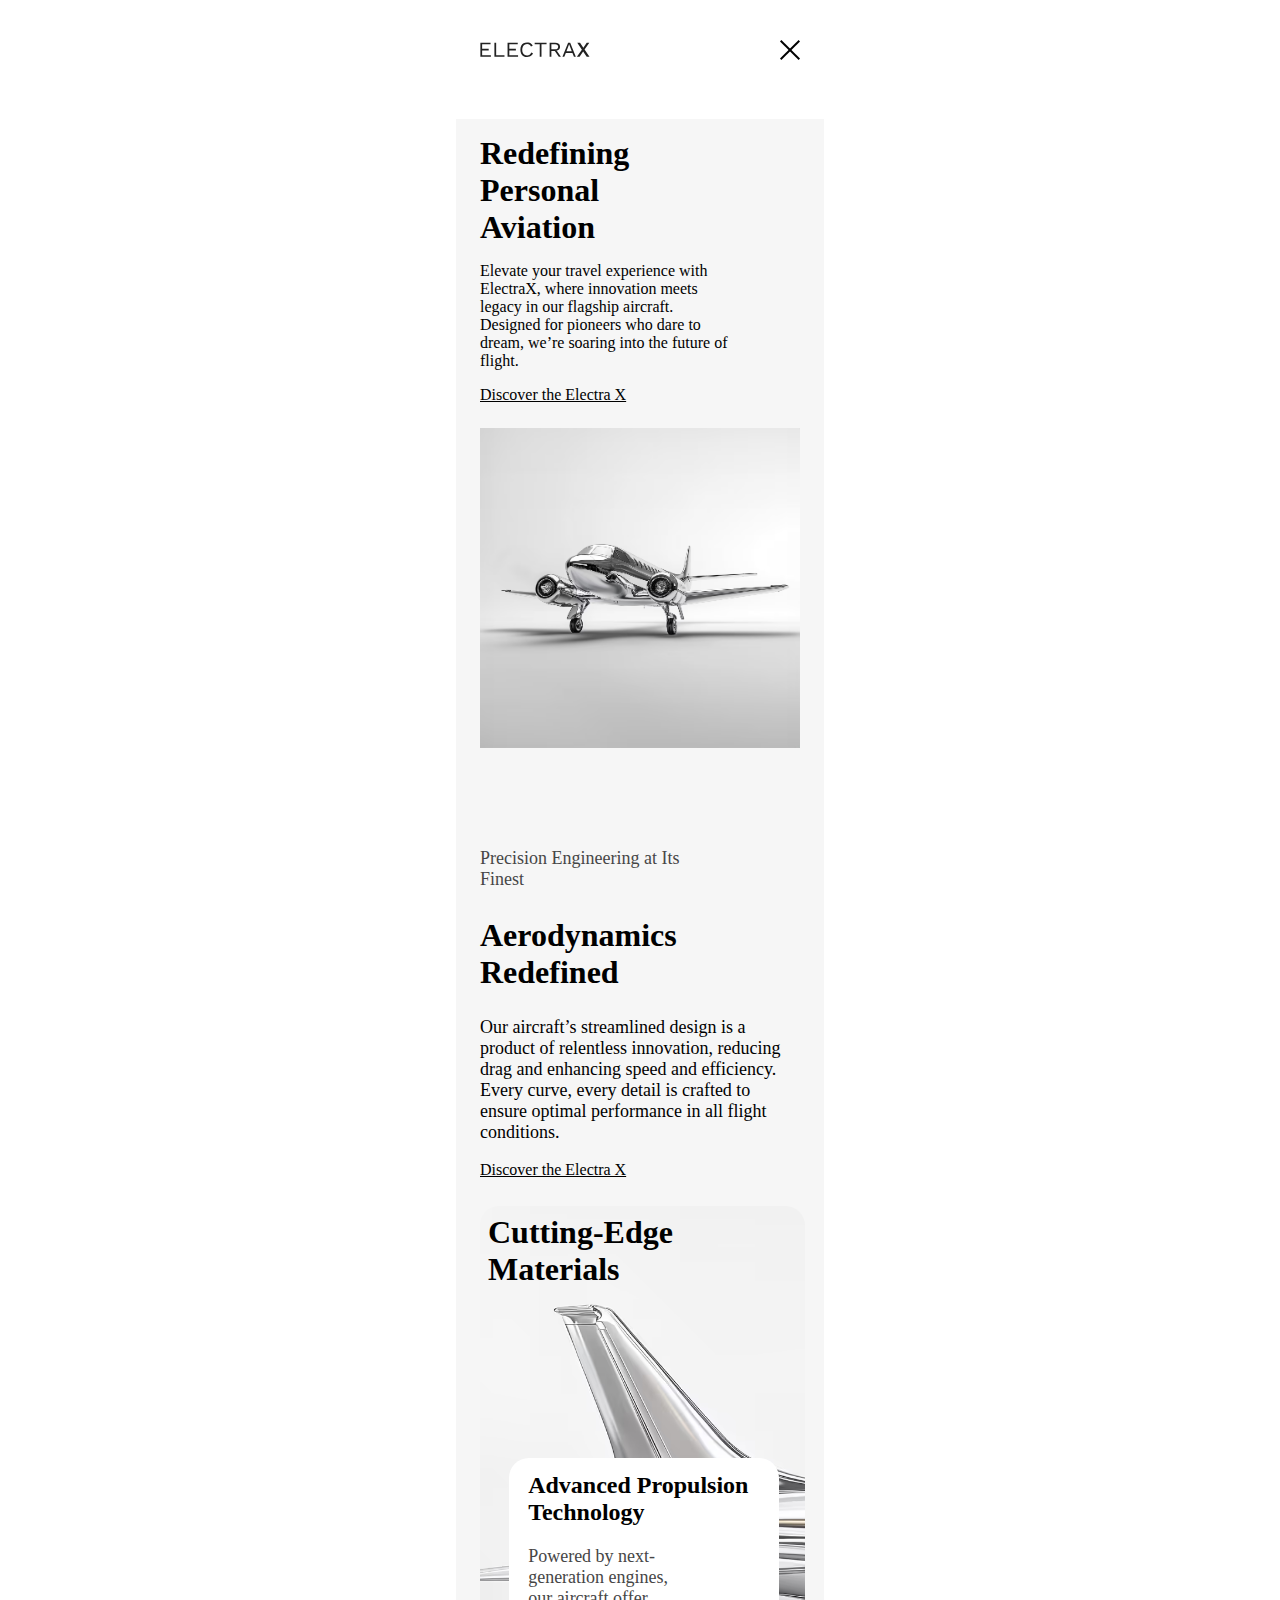
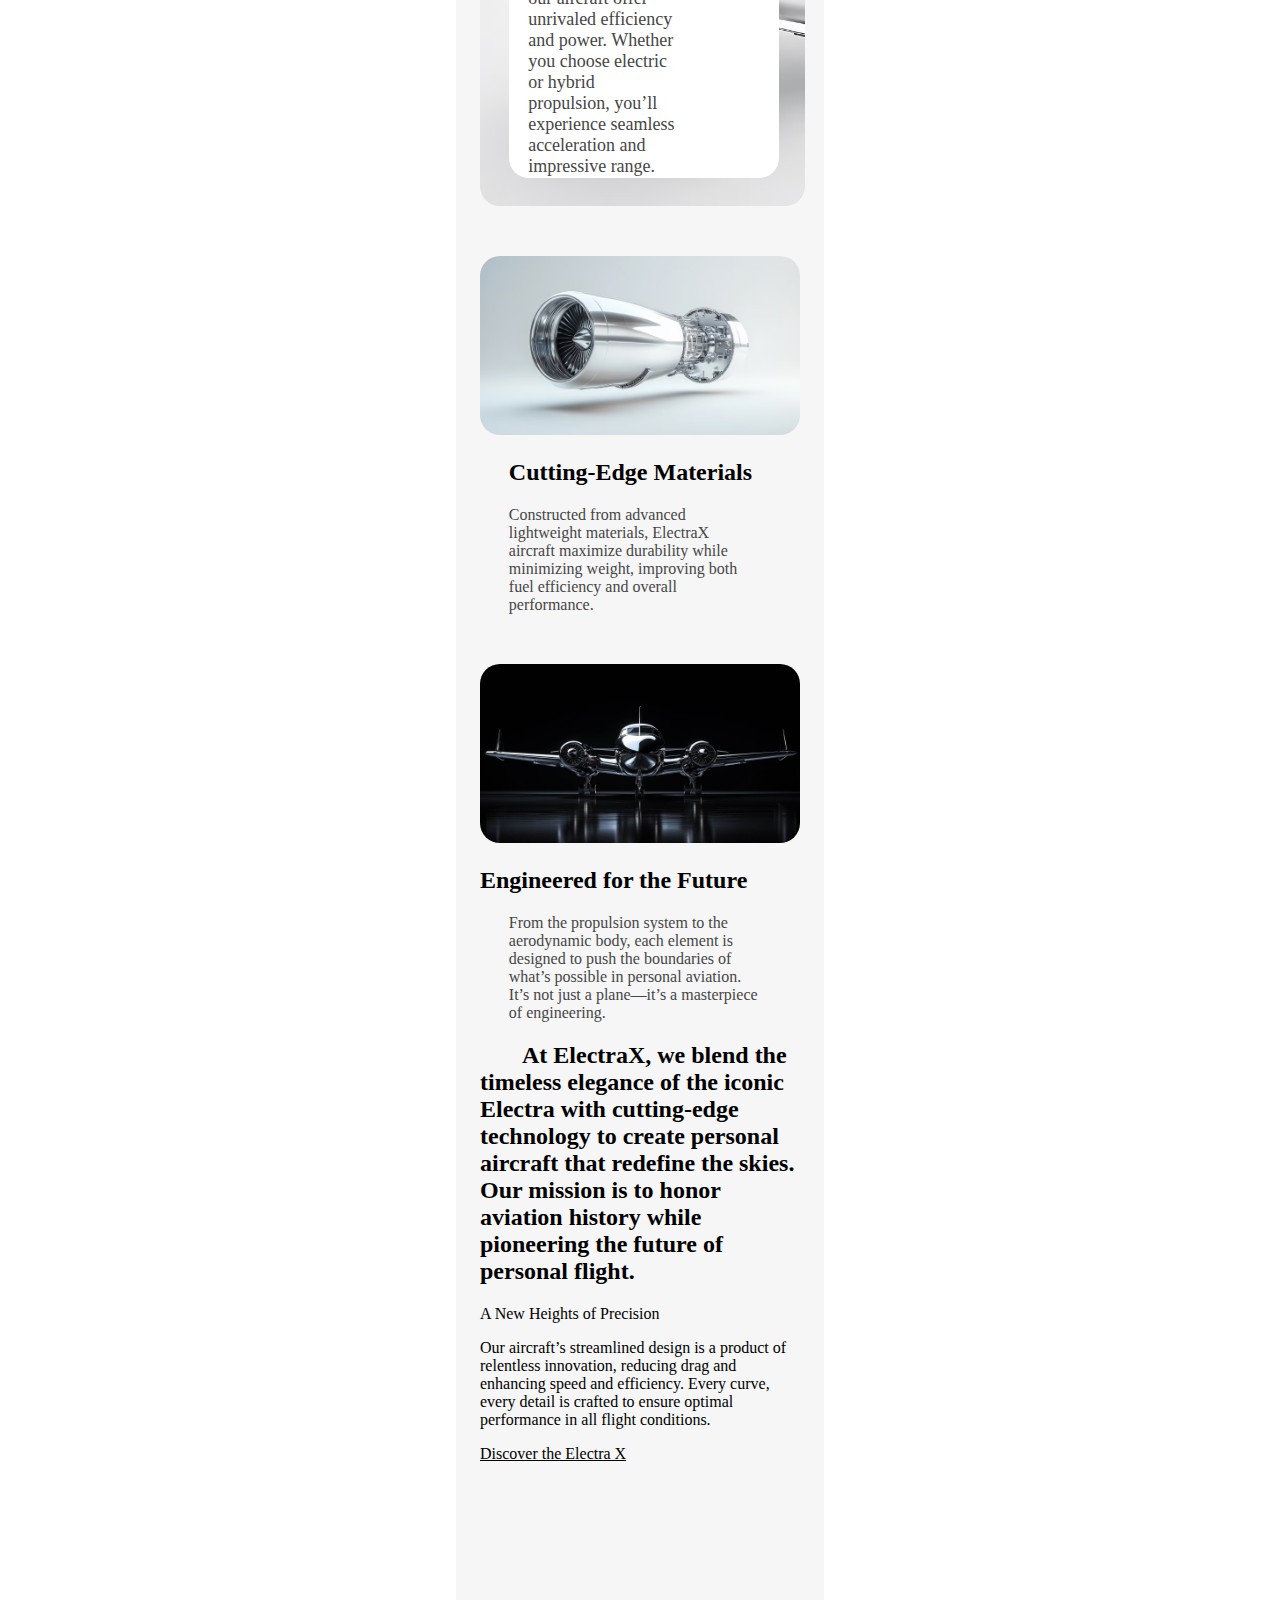
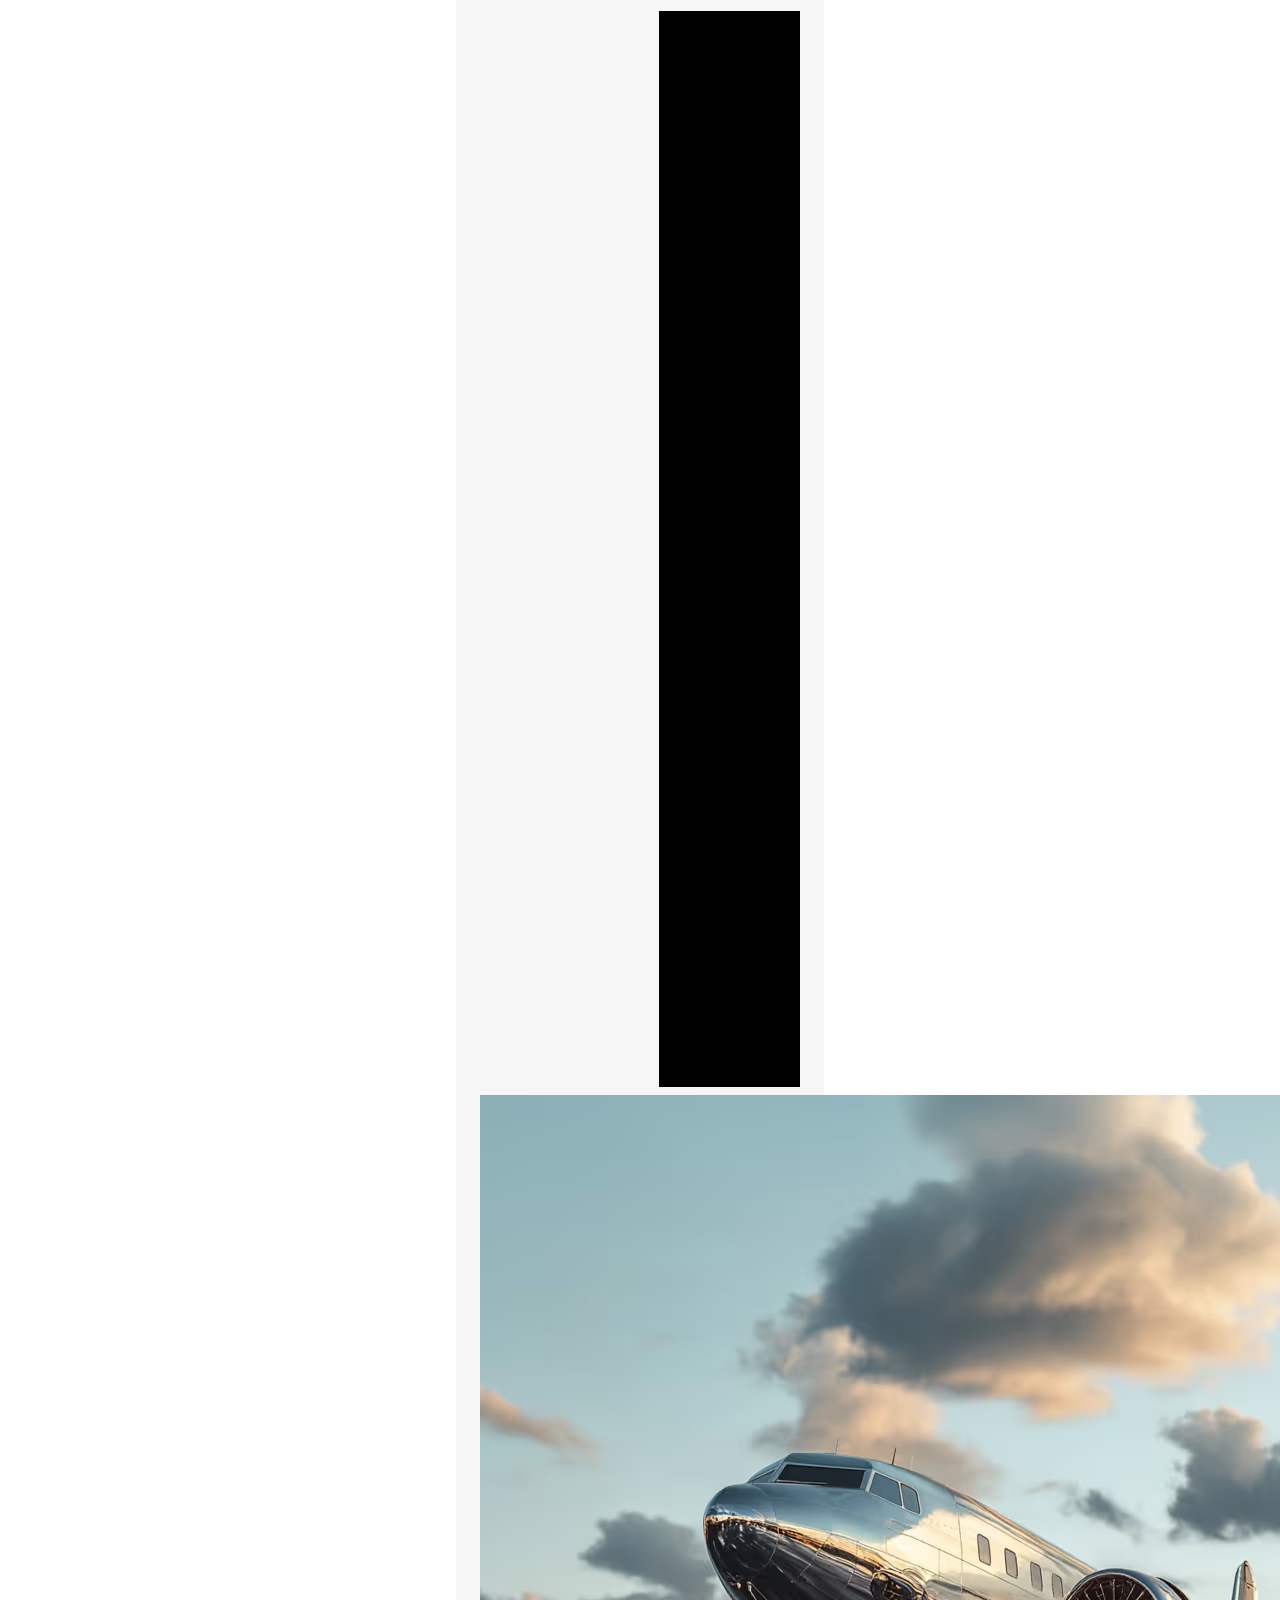
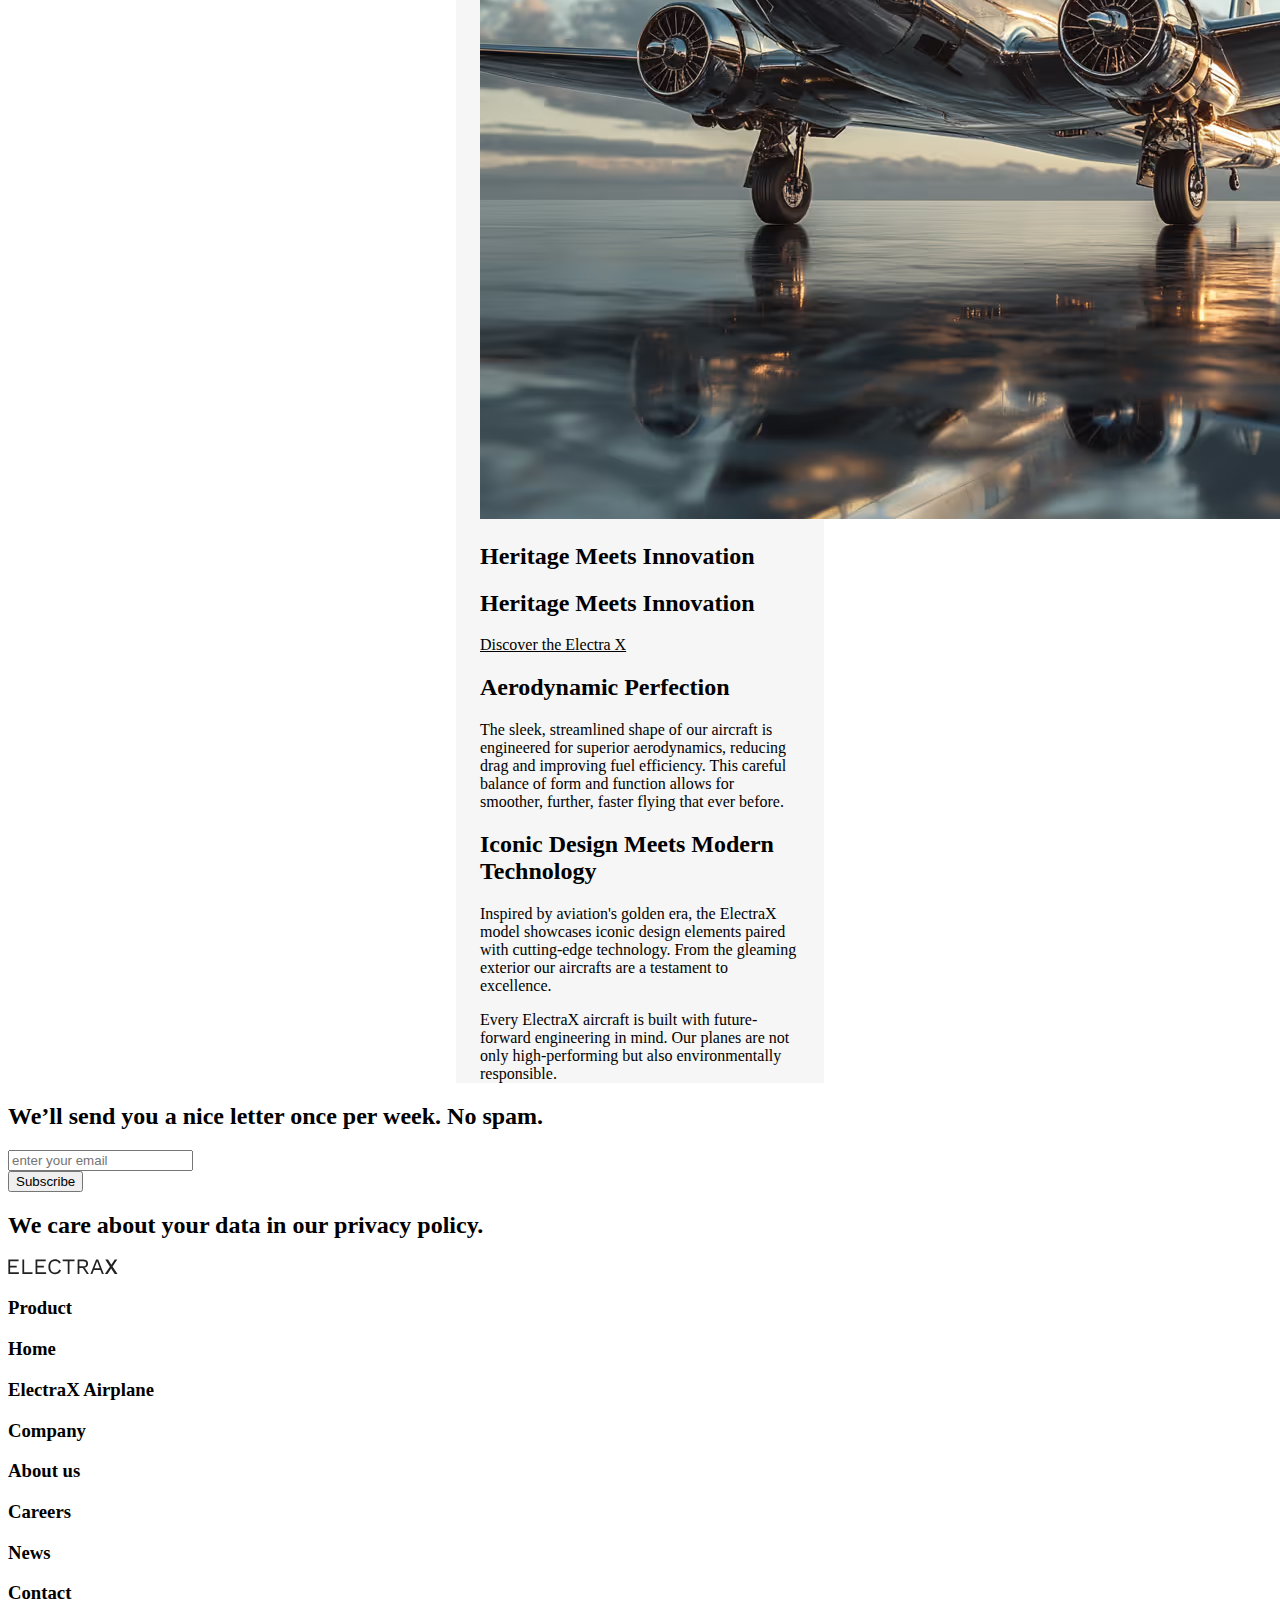
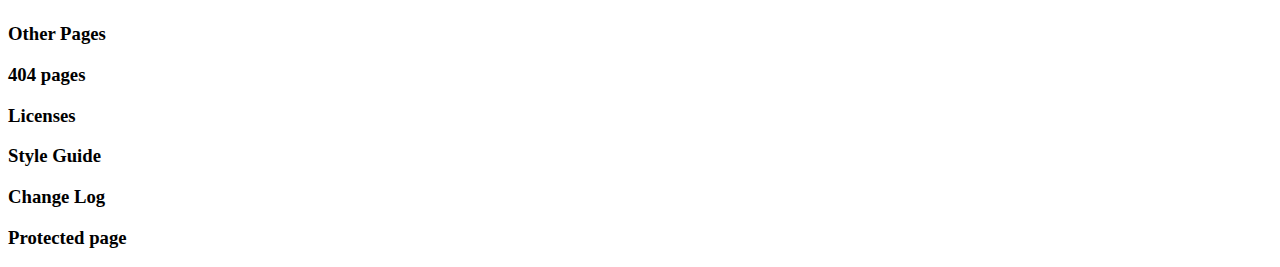
<file: index.html>
<!DOCTYPE html>
<html lang="en">

<head>
    <meta charset="UTF-8">
    <meta name="viewport" content="width=device-width, initial-scale=1.0">
    <title>ELECTRAX</title>
    <link rel="stylesheet" href="style.css">
</head>

<body>
    <nav class="navbar">
        <img src="./assets/images/670033cb2ea0b817b77c608f_ElectraX Logo.svg" alt="" class="logo">
        <img class="burger" src="./assets/images/nav.svg" alt="">
    </nav>
    <main class="mainbar">
        <h2 class="redefinder">Redefining Personal Aviation</h2>
        <p class="def">Elevate your travel experience with ElectraX, where innovation meets legacy in our flagship
            aircraft. Designed for pioneers who dare to dream, we’re soaring into the future of flight.</p>
        <a href="#" class="first">Discover the Electra X</a>
        <img src="./assets/images/plan1.avif" alt="" class="plan1">
        <div class="def2">Precision Engineering at Its Finest</div>
        <h2 class="aer">Aerodynamics Redefined</h2>
        <p class="def3">Our aircraft’s streamlined design is a product of relentless innovation, reducing drag and
            enhancing speed and efficiency. Every curve, every detail is crafted to ensure optimal performance in all
            flight conditions.</p>
        <a href="#" class="second">Discover the Electra X</a>
        <div class="back">
            <h2 class="cut">Cutting-Edge Materials</h2>
            <div class="whit">
                <h2 class="advance">Advanced Propulsion Technology</h2>
                <p class="def4">Powered by next-generation engines, our aircraft offer unrivaled efficiency and power.
                    Whether you choose electric or hybrid propulsion, you’ll experience seamless acceleration and
                    impressive range.</p>
            </div>
        </div>
        <div class="card">
            <img src="./assets/images/engine 2 wide.avif" class="engine" alt="">
            <h2 class="mat">Cutting-Edge Materials</h2>
            <p class="def5">Constructed from advanced lightweight materials, ElectraX aircraft maximize durability
                while minimizing weight, improving both fuel efficiency and overall performance.</p>
        </div>
        <div class="card2">
            <img src="./assets/images/plane black background.avif" class="black" alt="">
            <h2 class="mat1">Engineered for the Future</h2>
            <p class="def5">From the propulsion system to the aerodynamic body, each element is designed to push the
                boundaries of what’s possible in personal aviation. It’s not just a plane—it’s a masterpiece of
                engineering.</p>
        </div>

        <div class="main2">
            <h2 class="def6">       At ElectraX, we blend the timeless elegance of the iconic Electra with cutting-edge
                technology to create personal aircraft that redefine the skies. Our mission is to honor aviation history
                while pioneering the future of personal flight.</h2>
        </div>
        <div class="new">A New Heights of Precision</div>
        <p class="def7">Our aircraft’s streamlined design is a product of relentless innovation, reducing drag and
            enhancing speed and efficiency. Every curve, every detail is crafted to ensure optimal performance in all
            flight conditions.</p>
        <a href="#" class="second">Discover the Electra X</a>
        <marquee class="imgs" behavior="scroll" direction="left" scrollamount="15">
            <img class="list" src="./assets/images/engine black.avif"   alt="">
            <img class="list" src="./assets/images/plane dark 2 cropped.avif" alt="">
            <img class="list" src="./assets/images/engine 3 wide.avif" alt="">
        </marquee>
        <img src="./assets/images/67002cc9371b19f4f7407d33_full plane on beach 1.5.avif" alt="" class="fullplan">
        <h2 class="Heritage">Heritage Meets Innovation</h2>
        <h2 class="innovation">Heritage Meets Innovation</h2>
        <a href="#" class="second">Discover the Electra X</a>
        <h2 class="perfection">Aerodynamic Perfection</h2>
        <p class="sleek">The sleek, streamlined shape of our aircraft is engineered for superior aerodynamics, reducing drag and improving fuel efficiency. This careful balance of form and function allows for smoother, further, faster flying that ever before.</p>
        <h2 class="perfection1">Iconic Design Meets Modern Technology</h2>
        <p class="sleek">Inspired by aviation's golden era, the ElectraX model showcases iconic design elements paired with cutting-edge technology. From the gleaming exterior our aircrafts are a testament to excellence.</p>
        <div class="every">Every ElectraX aircraft is built with future-forward engineering in mind. Our planes are not only high-performing but also environmentally responsible.</div>
    </main>
    <footer class="footer">
        <h2 class="text">We’ll send you a nice letter once per week. No spam.</h2>
        <input class="searchbox" type="text" placeholder="enter your email">
        <br>
        <button class="sub">Subscribe</button>
        <h2 class="we">We care about your data in our privacy policy.</h2>
        <img src="./assets/images/670033cb2ea0b817b77c608f_ElectraX Logo.svg" alt="" class="logos">
        <h3 class="top">Product</h3>
        <h3 class="dwn">Home</h3>
        <h3 class="dwn1">ElectraX Airplane</h3>
        <h3 class="top">Company</h3>
        <h3 class="dwn">About us</h3>
        <h3 class="dwn">Careers</h3>
        <h3 class="dwn">News</h3>
        <h3 class="dwn1">Contact</h3>
        <h3 class="top">Other Pages</h3>
        <h3 class="dwn">404 pages</h3>
        <h3 class="dwn">Licenses</h3>
        <h3 class="dwn">Style Guide</h3>
        <h3 class="dwn">Change Log</h3>
        <h3 class="dwn1">Protected page</h3>
    </footer>

</body>

</html>
</file>
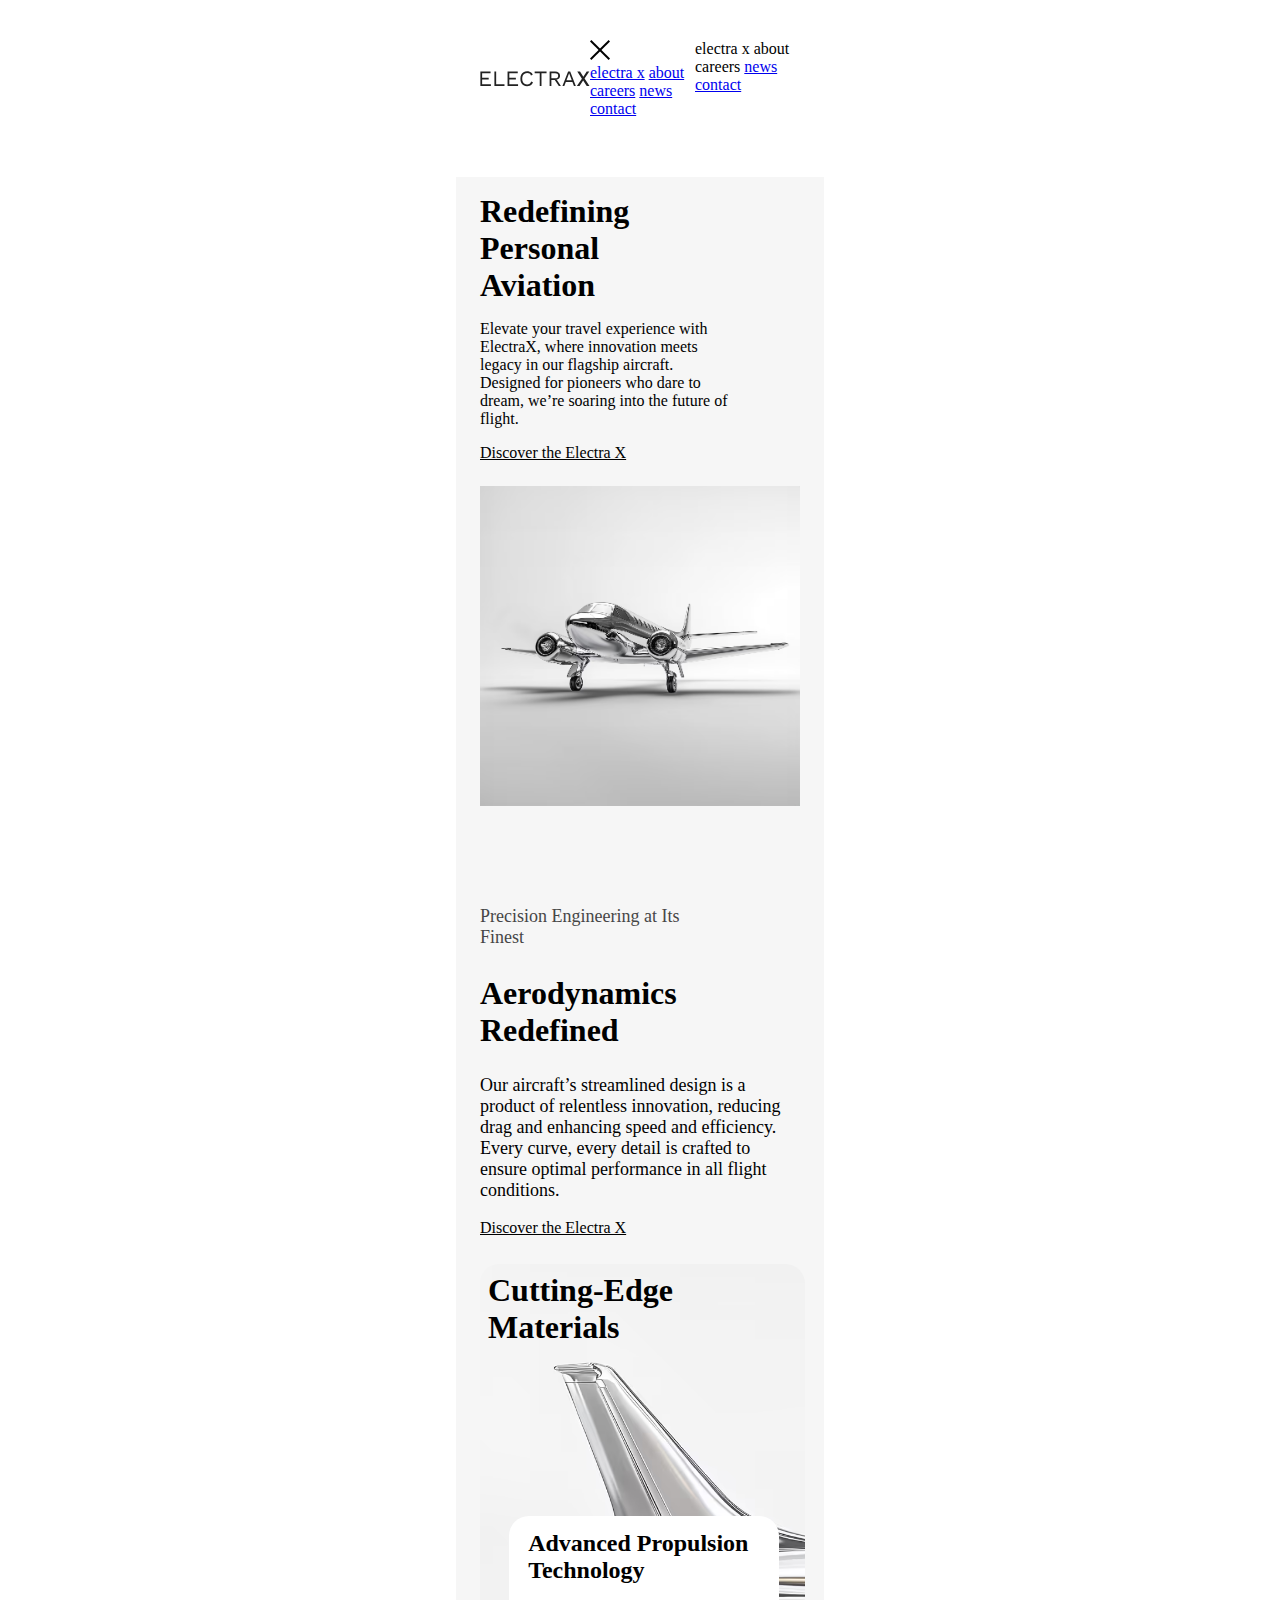
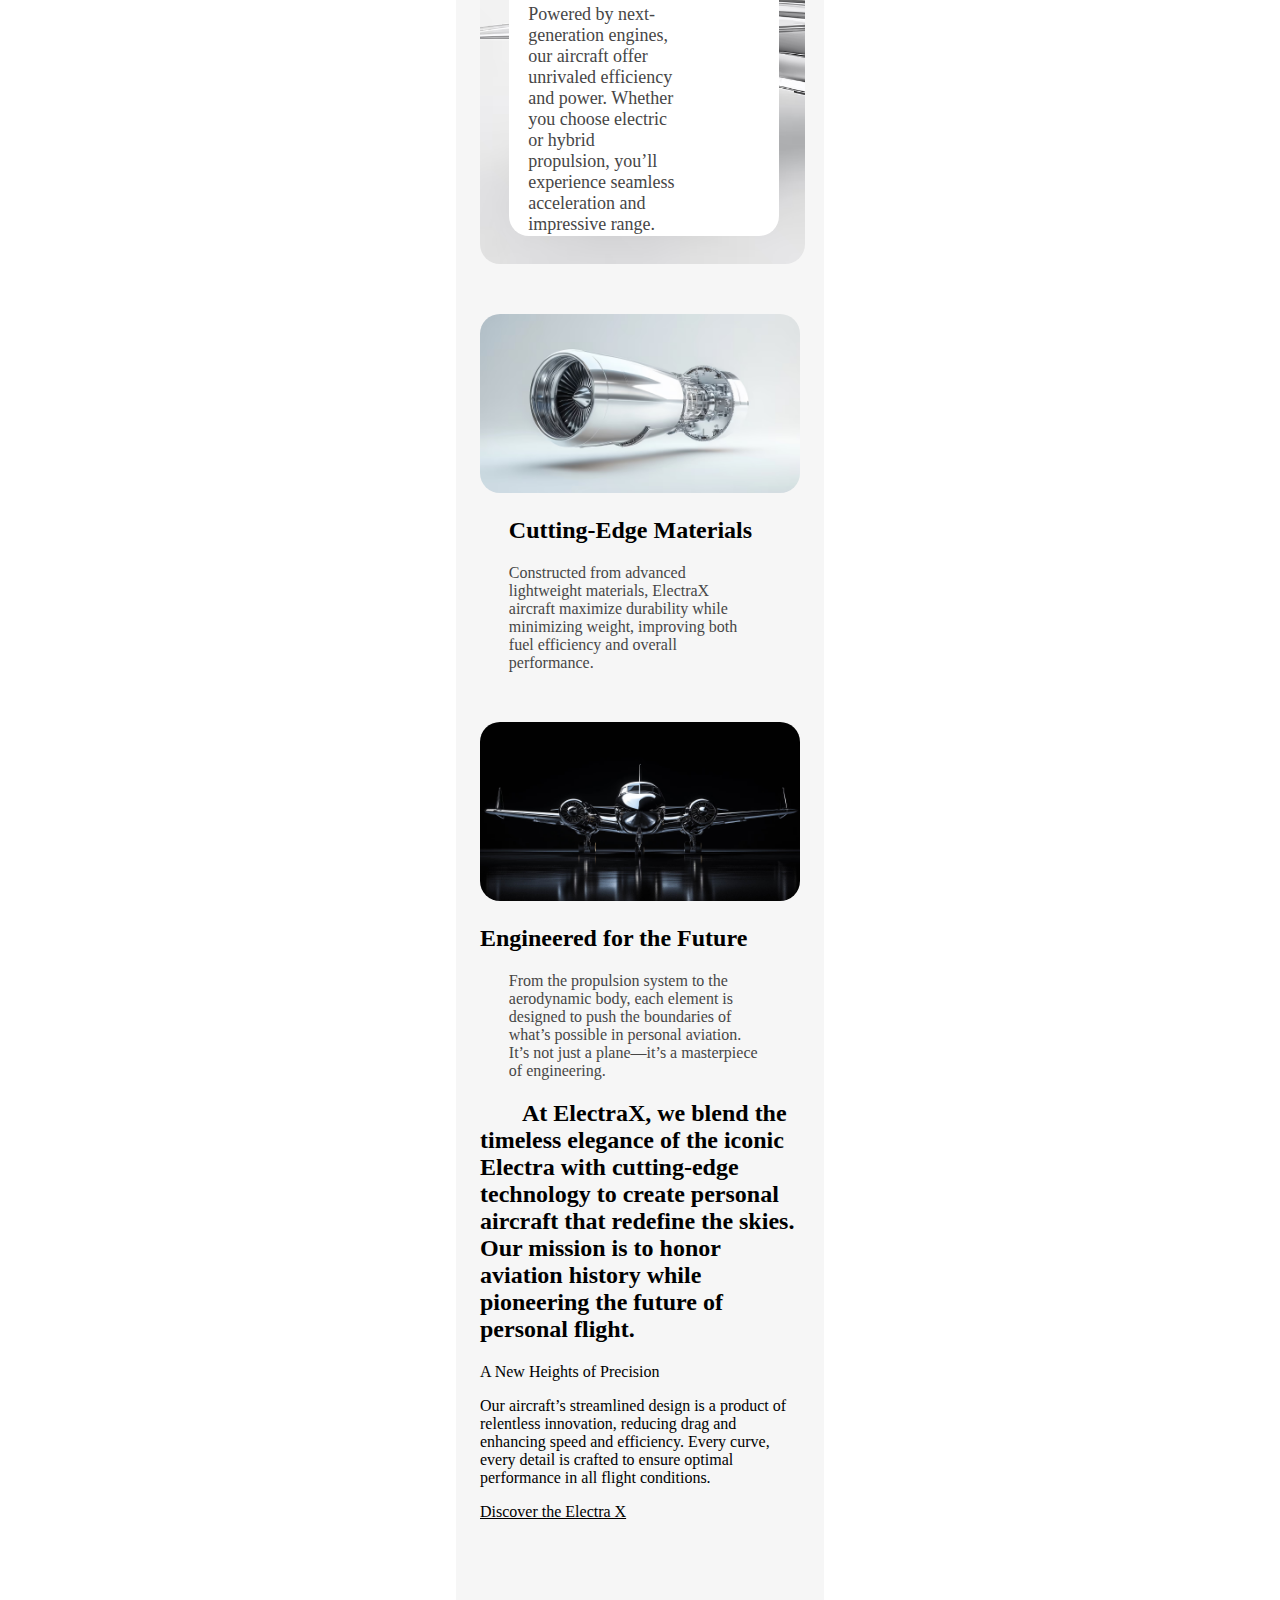
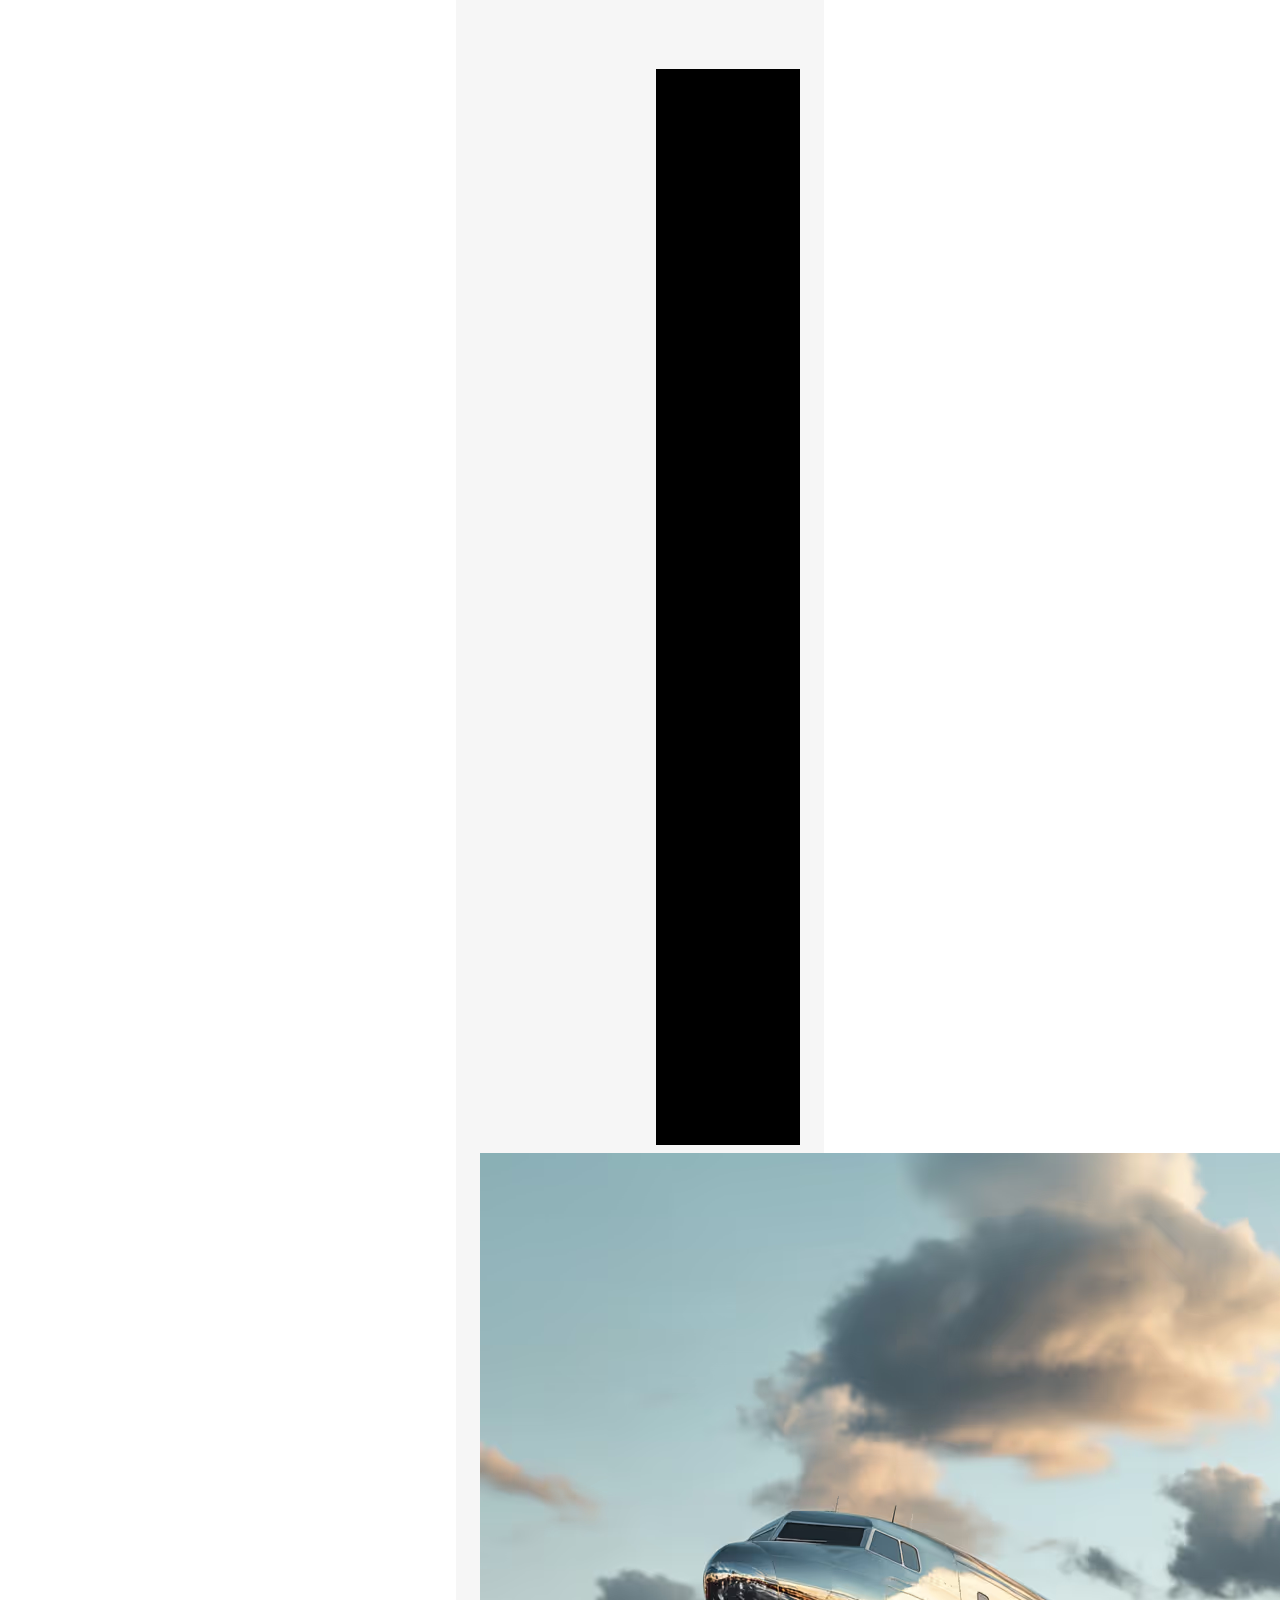
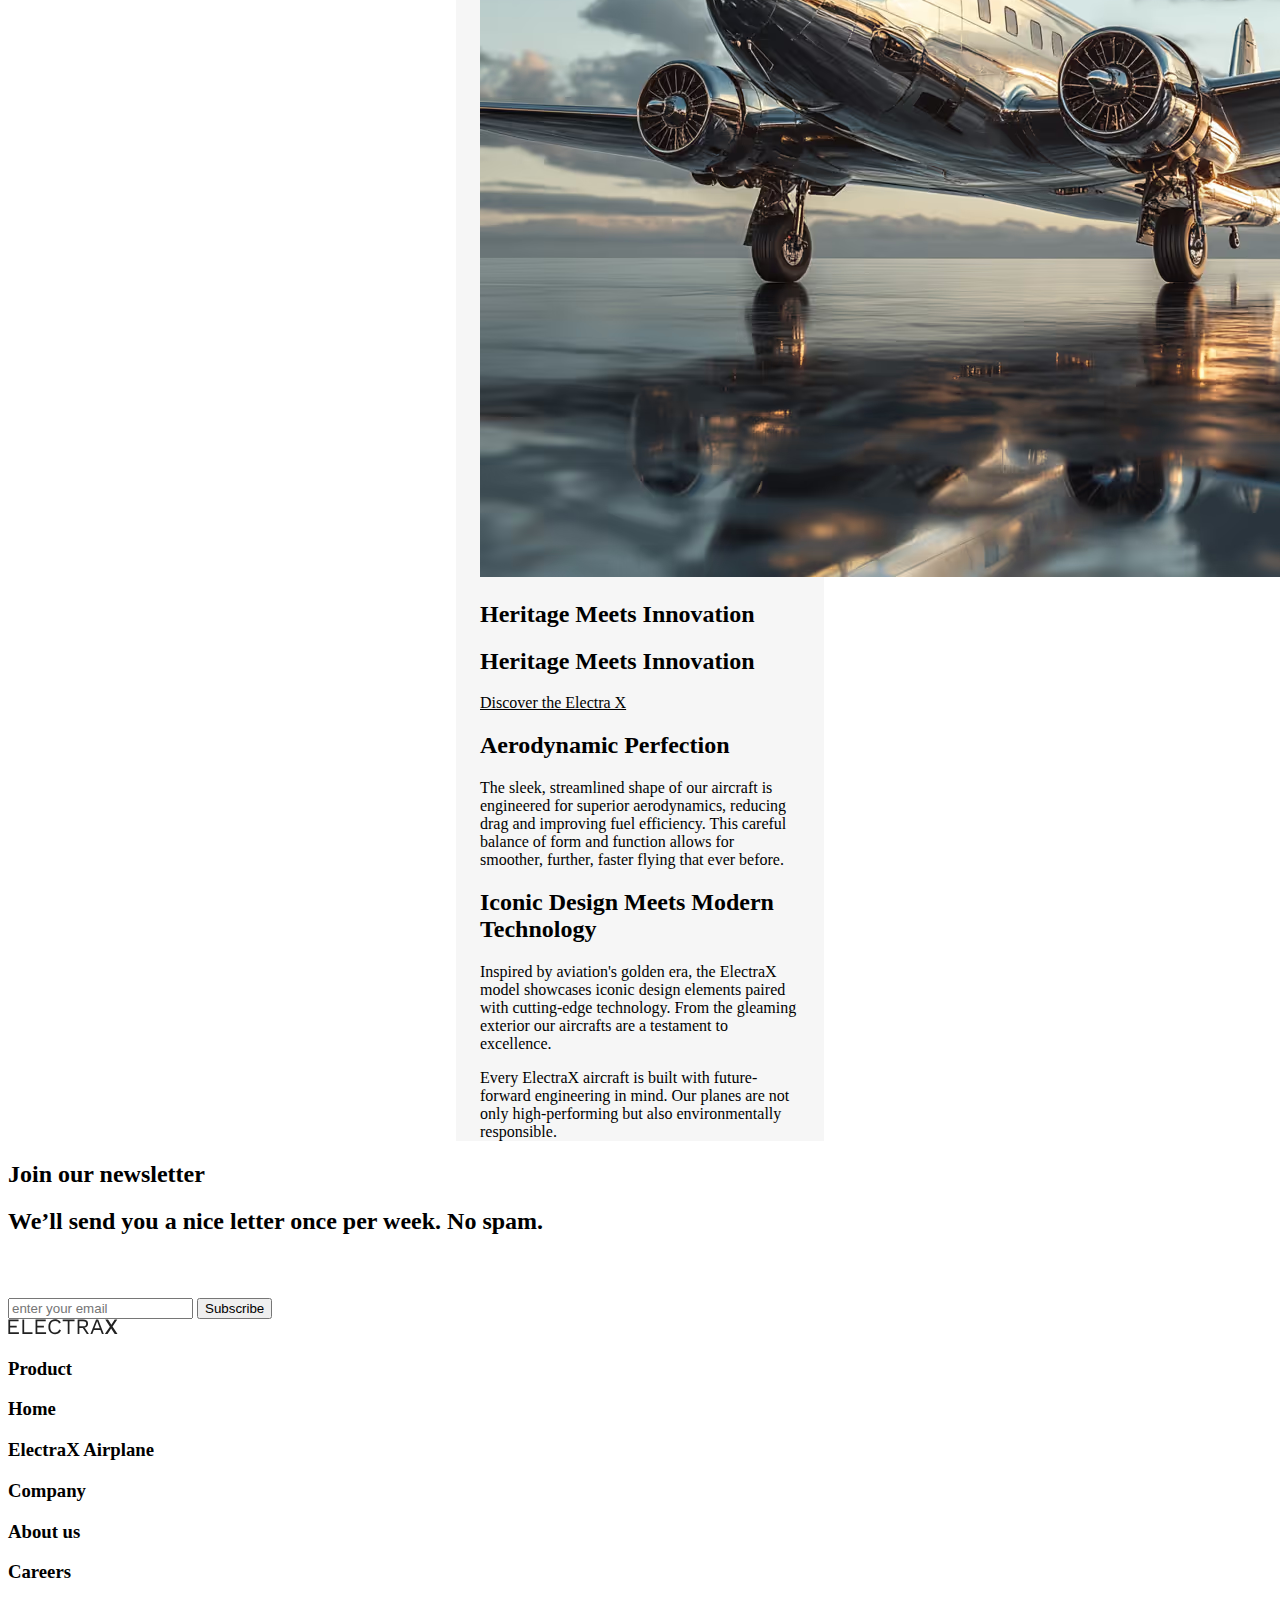
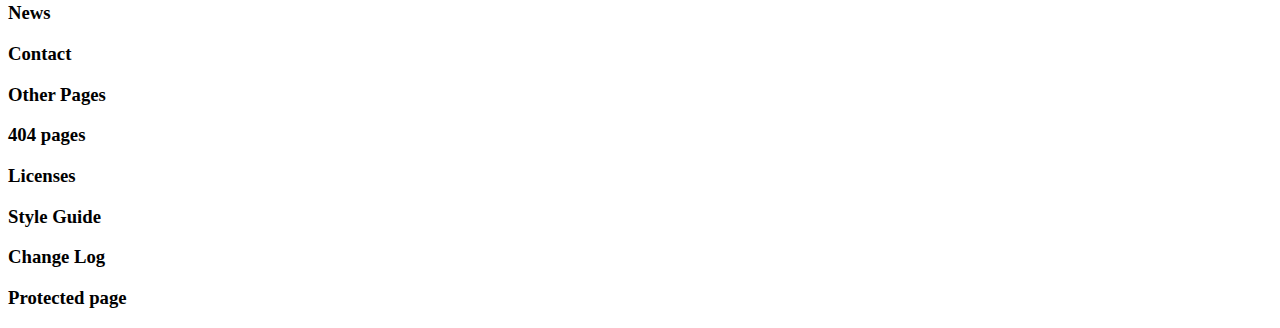
<file: electrax.html>
<!DOCTYPE html>
<html lang="en">

<head>
    <meta charset="UTF-8">
    <meta name="viewport" content="width=device-width, initial-scale=1.0">
    <title>ELECTRAX</title>
    <link rel="stylesheet" href="style.css">
</head>

<body>
    <nav class="navbar">
        <img src="./assets/images/670033cb2ea0b817b77c608f_ElectraX Logo.svg" alt="" class="logo">
        <div class="dropdown">
            <img class="dropbtn" src="./assets/images/nav.svg" alt="">
            <div class="dropdown-content">
                <a href="#">electra x</a>
                <a href="#">about</a>
                <a href="#">careers</a>
                <a href="./news.html">news</a>
                <a href="./contact.html">contact</a>
            </div>
        </div>
        <div class="med">
            <a>electra x</a>
            <a>about</a>
            <a>careers</a>
            <a href="./news.html">news</a>
            <a href="./contact.html">contact</a>
        </div>
    </nav>
    <main class="mainbar">
        <div class="flexx">
            <div>
                <h2 class="redefinder">Redefining Personal Aviation</h2>
                <p class="def">Elevate your travel experience with ElectraX, where innovation meets legacy in our
                    flagship
                    aircraft. Designed for pioneers who dare to dream, we’re soaring into the future of flight.</p>
                <a href="#" class="first">Discover the Electra X</a>
            </div>
            <img src="./assets/images/plan1.avif" alt="" class="plan1">
        </div>
        <div class="def2">Precision Engineering at Its Finest</div>
        <h2 class="aer">Aerodynamics Redefined</h2>
        <p class="def3">Our aircraft’s streamlined design is a product of relentless innovation, reducing drag and
            enhancing speed and efficiency. Every curve, every detail is crafted to ensure optimal performance in all
            flight conditions.</p>
        <a href="#" class="second">Discover the Electra X</a>
        <div class="cart">

           
            <div class="back">
                    <h2 class="cut">Cutting-Edge Materials</h2>
                    <div class="whit">
                    <h2 class="advance">Advanced Propulsion Technology</h2>
                    <p class="def4">Powered by next-generation engines, our aircraft offer unrivaled efficiency and
                        power.
                        Whether you choose electric or hybrid propulsion, you’ll experience seamless acceleration and
                        impressive range.</p>
                    </div>        
            </div>
            <div class="ee">   
                <div class="card">
                    <img src="./assets/images/engine 2 wide.avif" class="engine" alt="">
                    <h2 class="mat">Cutting-Edge Materials</h2>
                    <p class="def5">Constructed from advanced lightweight materials, ElectraX aircraft maximize durability
                    while minimizing weight, improving both fuel efficiency and overall performance.</p>
                </div>
                <div class="card2">
                    <img src="./assets/images/plane black background.avif" class="black" alt="">
                    <h2 class="mat1">Engineered for the Future</h2>
                    <p class="def5">From the propulsion system to the aerodynamic body, each element is designed to push the
                    boundaries of what’s possible in personal aviation. It’s not just a plane—it’s a masterpiece of
                    engineering.</p>
                </div>
            </div>   

        </div>

        <div class="main2">
            <h2 class="def6">       At ElectraX, we blend the timeless elegance of the iconic Electra with cutting-edge
                technology to create personal aircraft that redefine the skies. Our mission is to honor aviation history
                while pioneering the future of personal flight.</h2>
        </div>
        <div class="xx">
            <div>
                <div class="new">A New Heights of Precision</div>
            </div>
            <div>
                <p class="def7">Our aircraft’s streamlined design is a product of relentless innovation, reducing drag and
                enhancing speed and efficiency. Every curve, every detail is crafted to ensure optimal performance in all
                flight conditions.</p>
                <a href="#" class="second">Discover the Electra X</a>
            </div>
        </div>
        <marquee class="imgs" behavior="scroll" direction="left" scrollamount="15">
            <img class="list" src="./assets/images/engine black.avif" alt="">
            <img class="list" src="./assets/images/plane dark 2 cropped.avif" alt="">
            <img class="list" src="./assets/images/engine 3 wide.avif" alt="">
        </marquee>
        <div class="la">
            <div class="imm">
                <img src="./assets/images/67002cc9371b19f4f7407d33_full plane on beach 1.5.avif" alt="" class="fullplan">
            </div>
            <div class="aa">
                <h2 class="Heritage">Heritage Meets Innovation</h2>
                <h2 class="innovation">Heritage Meets Innovation</h2>
                <a href="#" class="second">Discover the Electra X</a>
                <h2 class="perfection">Aerodynamic Perfection</h2>
                <p class="sleek">The sleek, streamlined shape of our aircraft is engineered for superior aerodynamics, reducing
                drag and improving fuel efficiency. This careful balance of form and function allows for smoother, further,
                faster flying that ever before.</p>
                <h2 class="perfection1">Iconic Design Meets Modern Technology</h2>
                <p class="sleek">Inspired by aviation's golden era, the ElectraX model showcases iconic design elements paired
                with cutting-edge technology. From the gleaming exterior our aircrafts are a testament to excellence.</p>
                <div class="every">Every ElectraX aircraft is built with future-forward engineering in mind. Our planes are not
                only high-performing but also environmentally responsible.</div>
            </div>
        </div>
    </main>
    <footer class="footer">
        <div class="fle">
            <div>
                <h2 class="text">Join our newsletter</h2>
                <h2 class="we">We’ll send you a nice letter once per week. No spam.</h2>
            </div>
            <div style="margin-top: 5%;">
                <input class="searchbox" type="text" placeholder="enter your email">
                <button class="sub">Subscribe</button>
            </div>
        </div>
        <img src="./assets/images/670033cb2ea0b817b77c608f_ElectraX Logo.svg" alt="" class="logos">
        <h3 class="top">Product</h3>
        <h3 class="dwn">Home</h3>
        <h3 class="dwn1">ElectraX Airplane</h3>
        <h3 class="top">Company</h3>
        <h3 class="dwn">About us</h3>
        <h3 class="dwn">Careers</h3>
        <h3 class="dwn">News</h3>
        <h3 class="dwn1">Contact</h3>
        <h3 class="top">Other Pages</h3>
        <h3 class="dwn">404 pages</h3>
        <h3 class="dwn">Licenses</h3>
        <h3 class="dwn">Style Guide</h3>
        <h3 class="dwn">Change Log</h3>
        <h3 class="dwn1">Protected page</h3>
    </footer>

</body>

</html>
</file>
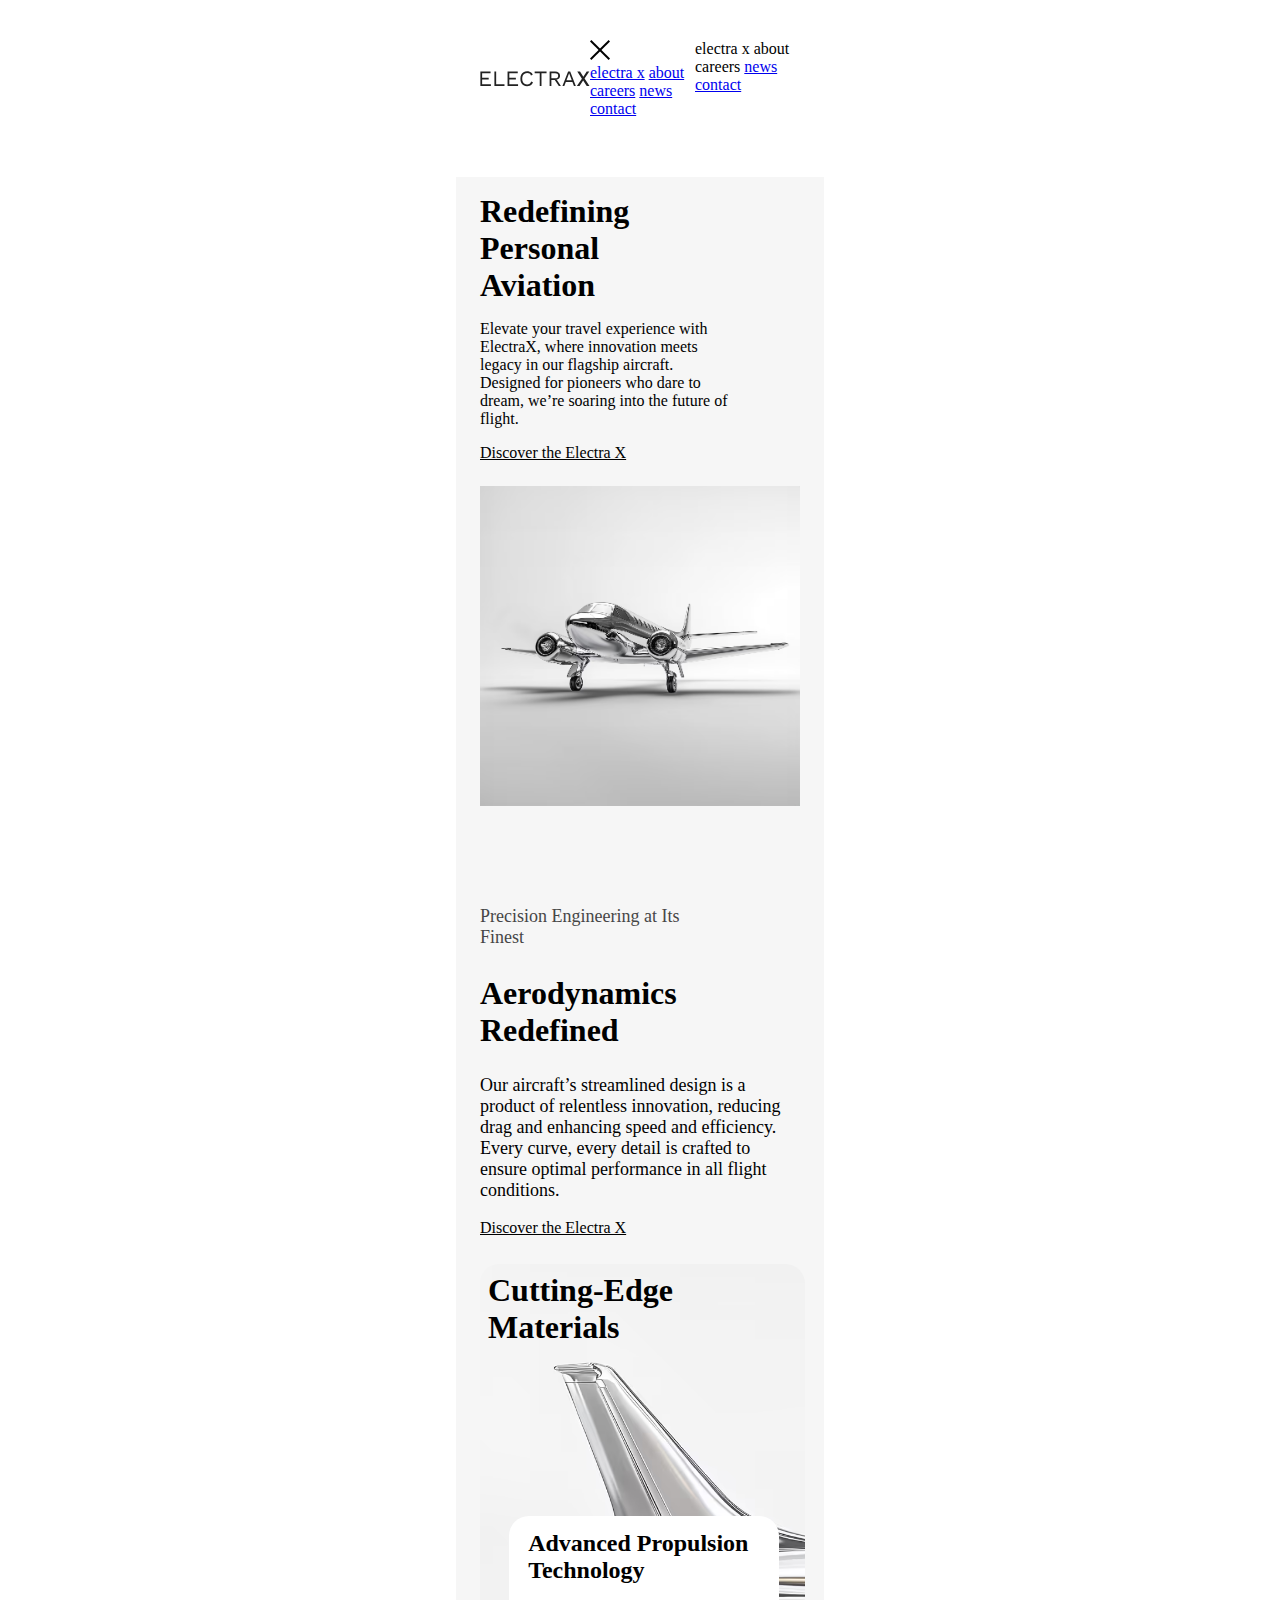
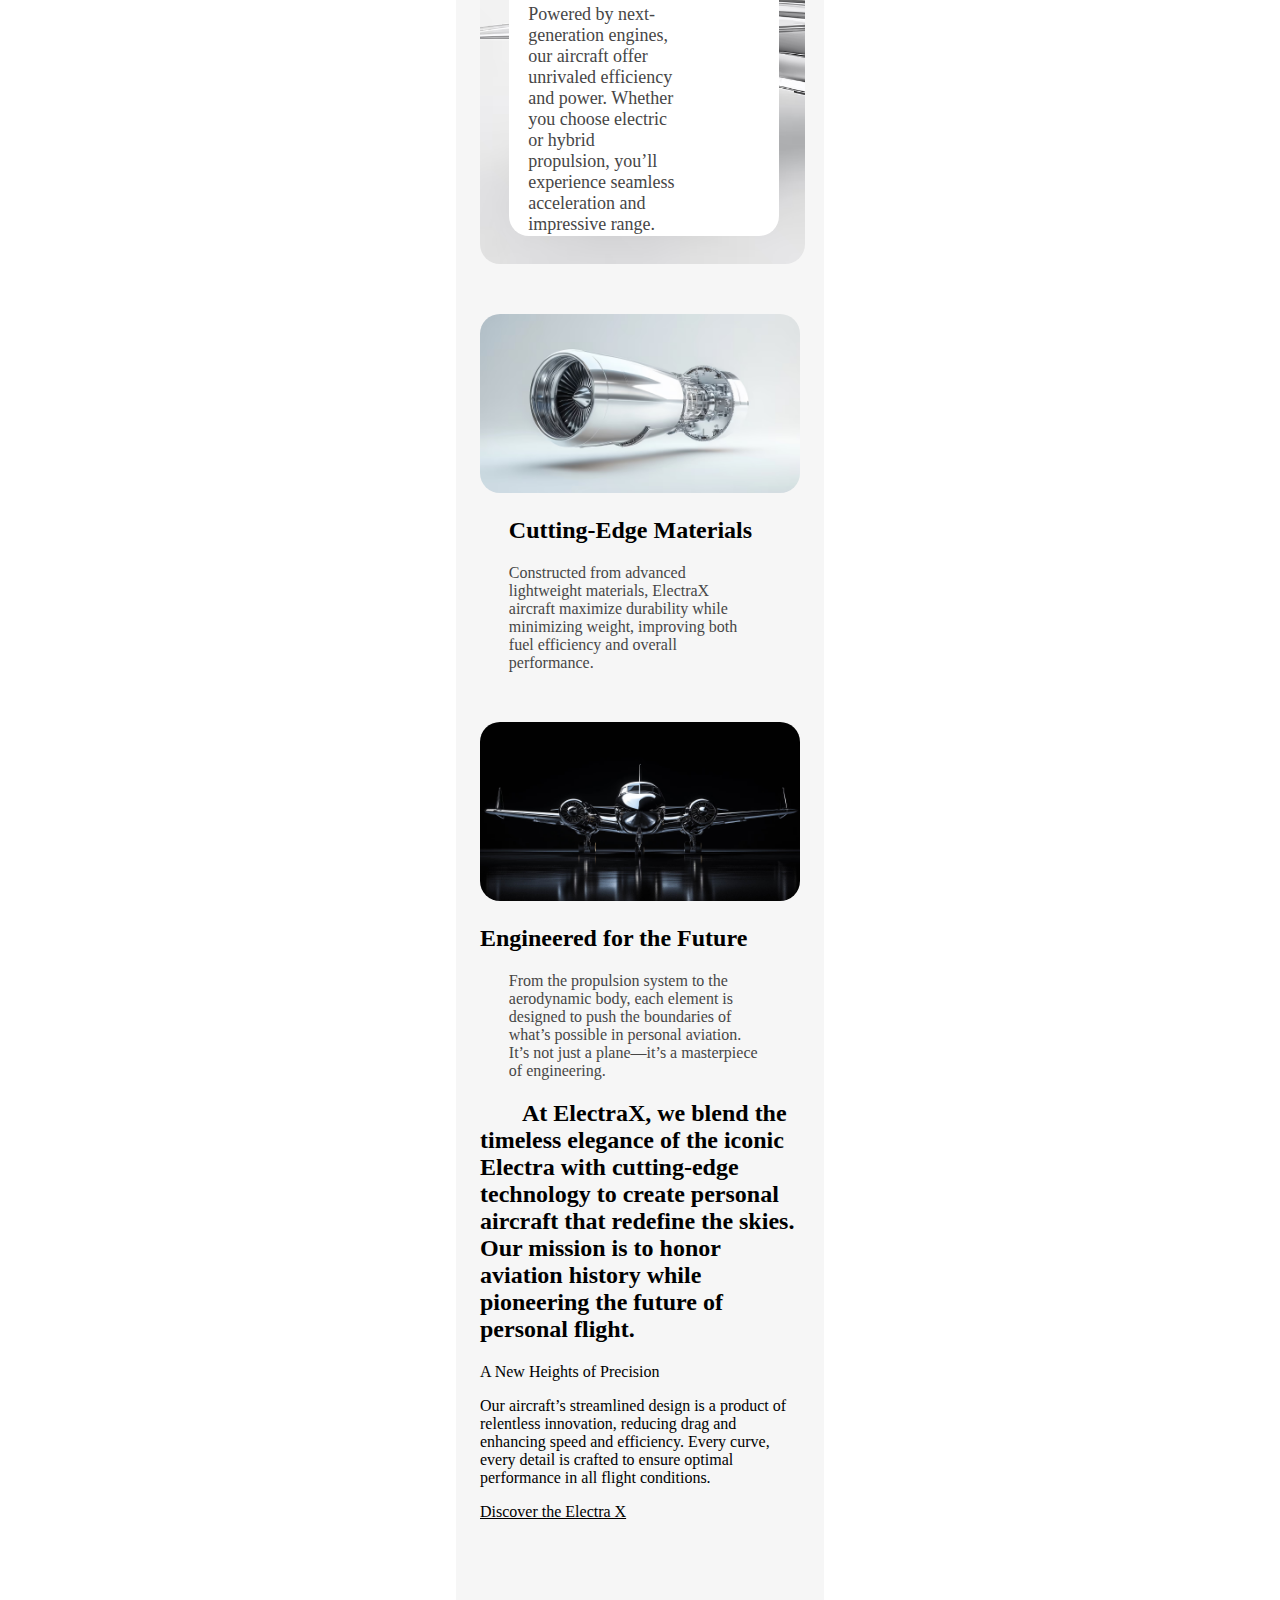
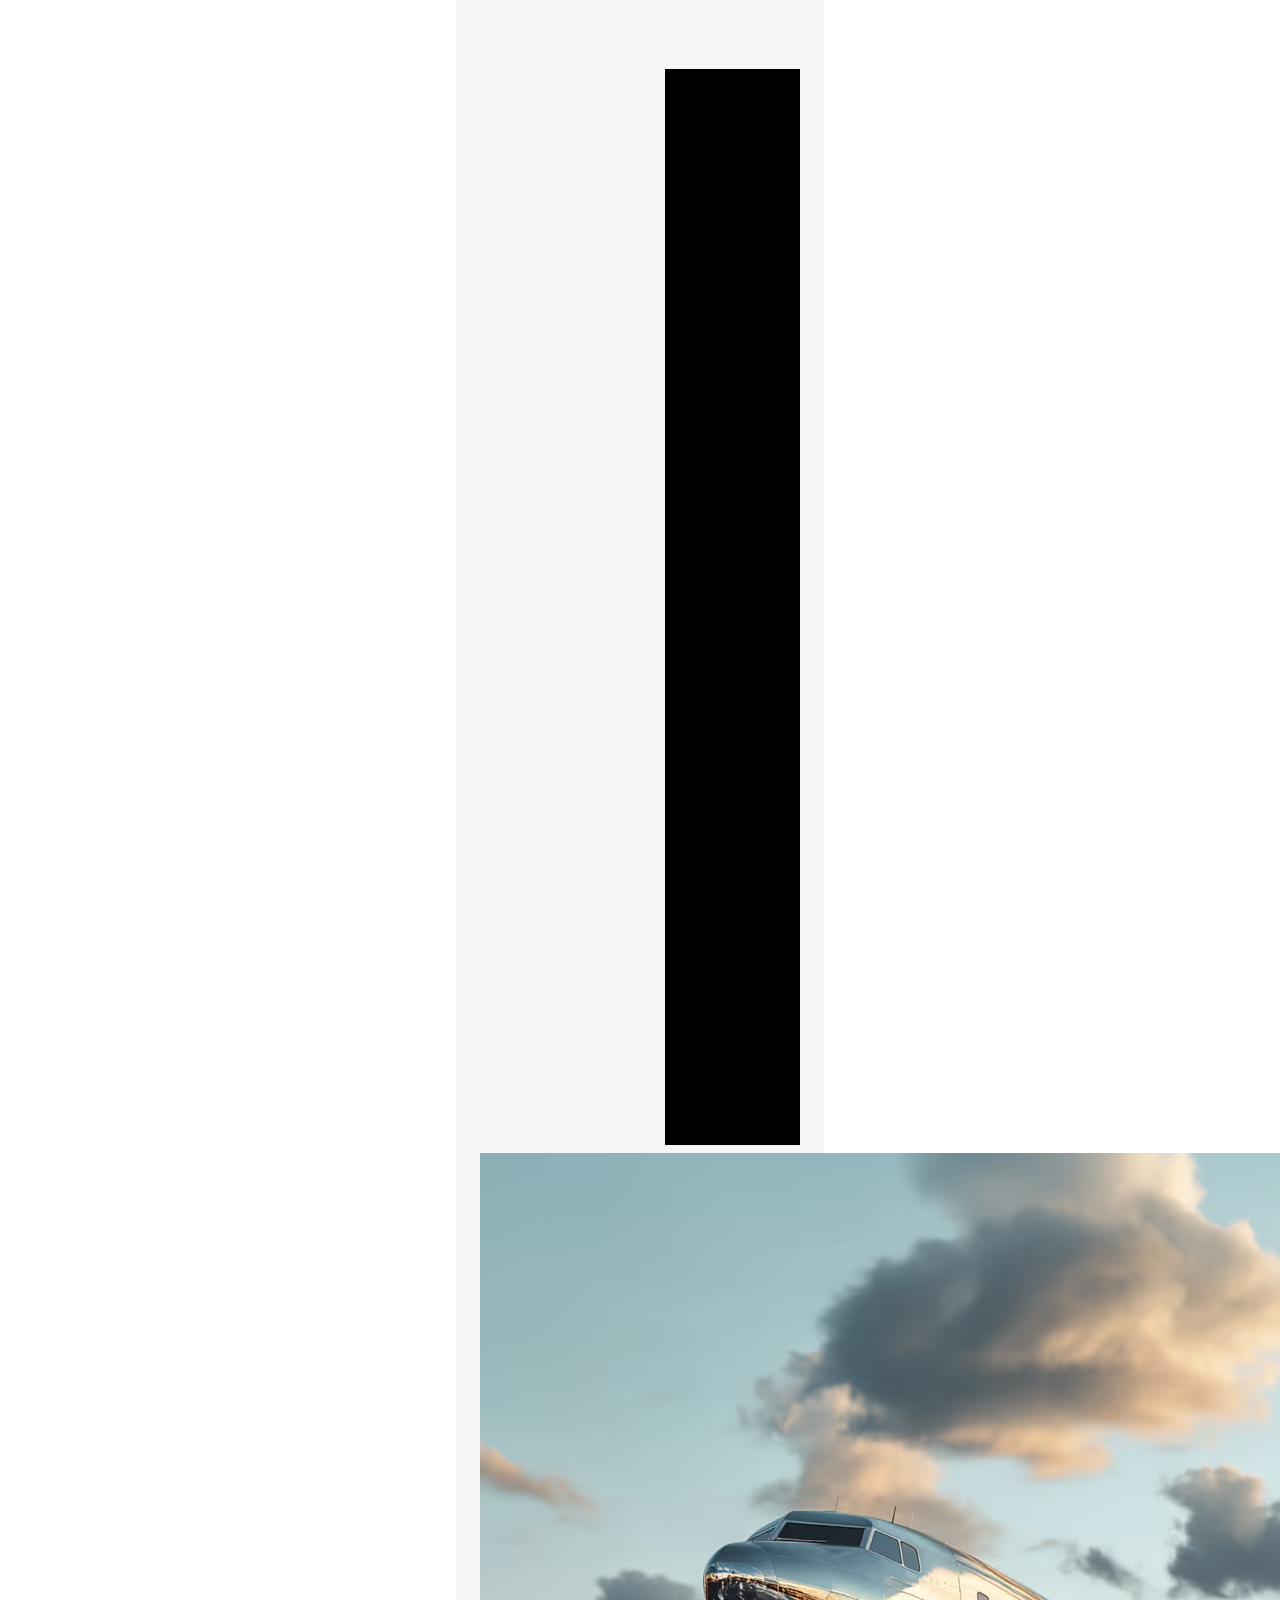
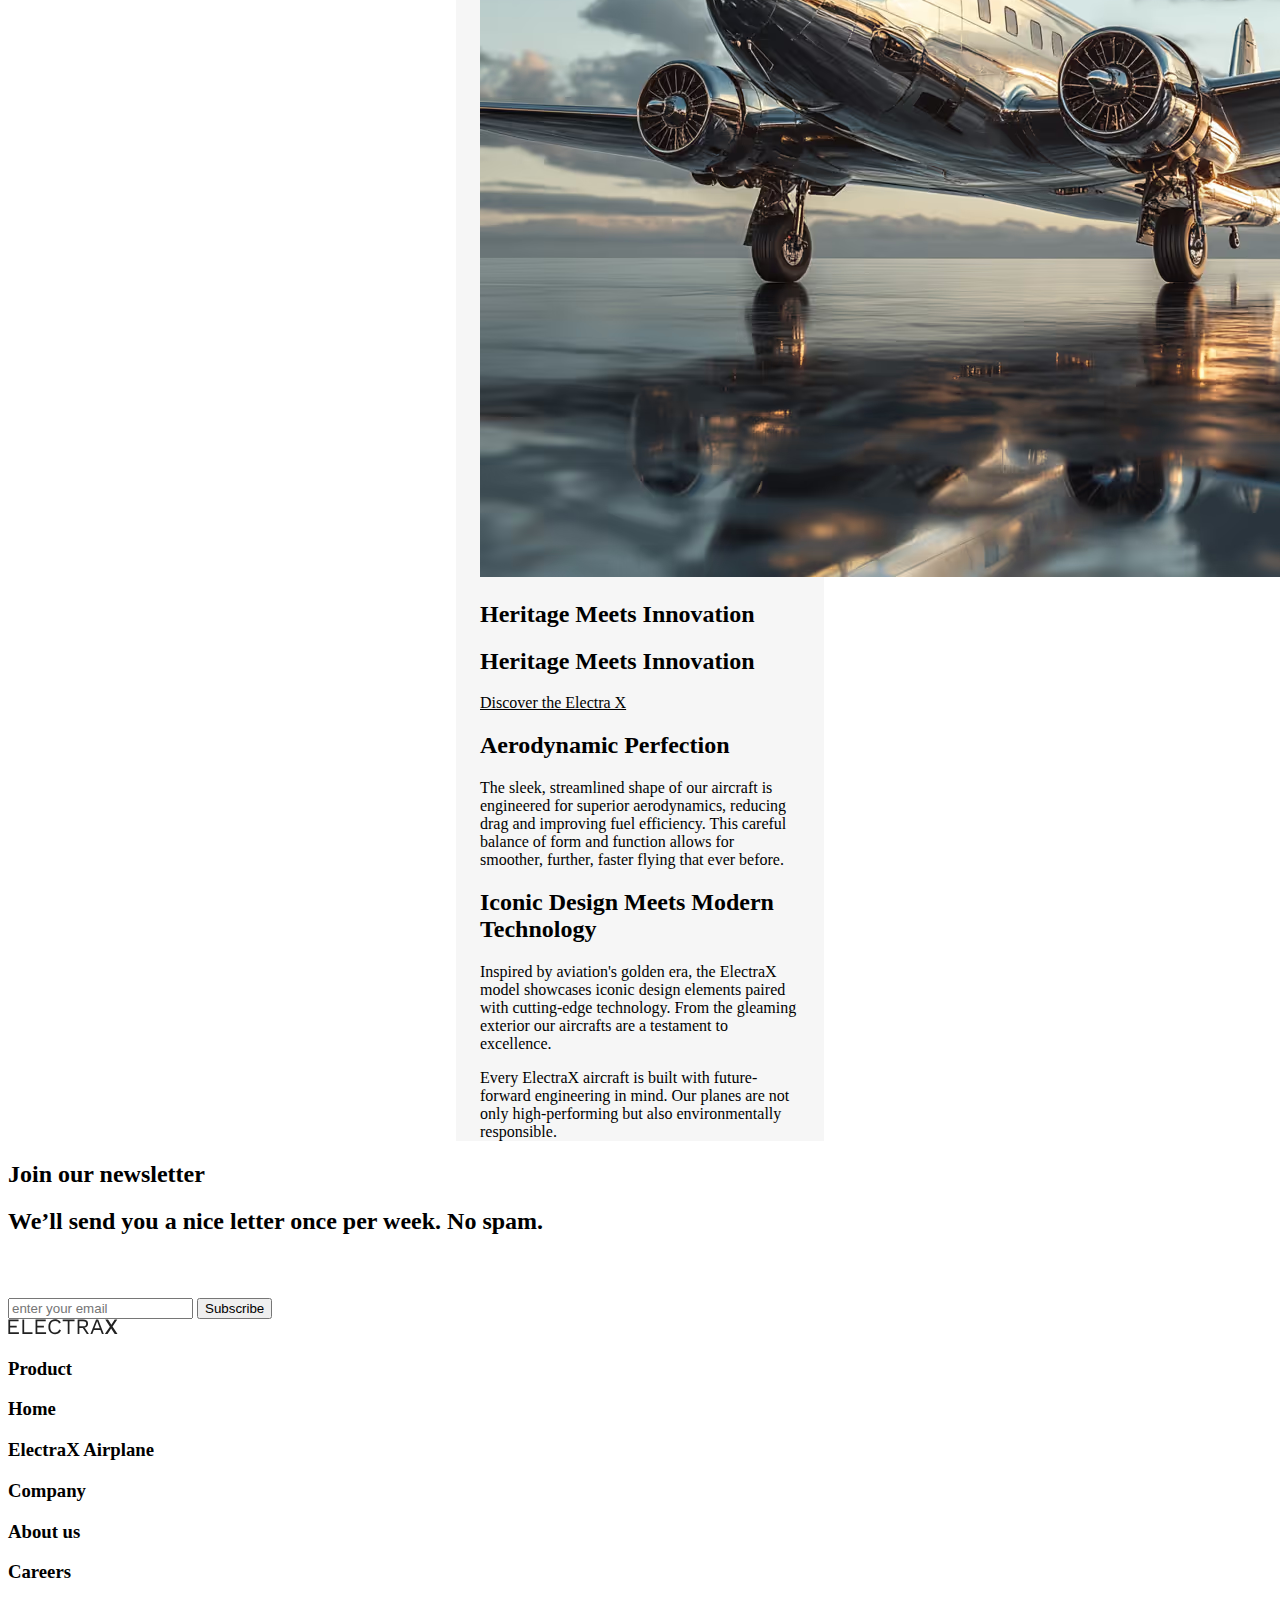
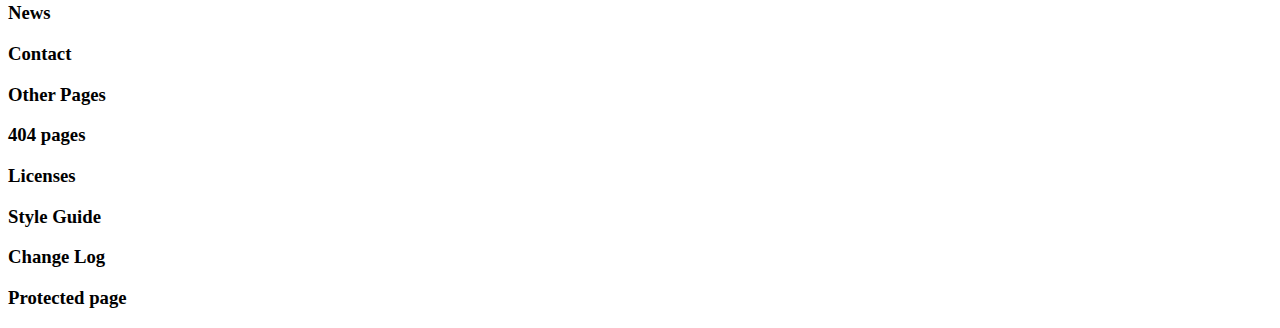
<file: electrax.kasraalitabar.com.html>
<!DOCTYPE html>
<html lang="en">

<head>
    <meta charset="UTF-8">
    <meta name="viewport" content="width=device-width, initial-scale=1.0">
    <title>ELECTRAX</title>
    <link rel="stylesheet" href="style.css">
</head>

<body>
    <nav class="navbar">
        <img src="./assets/images/670033cb2ea0b817b77c608f_ElectraX Logo.svg" alt="" class="logo">
        <div class="dropdown">
            <img class="dropbtn" src="./assets/images/nav.svg" alt="">
            <div class="dropdown-content">
                <a href="#">electra x</a>
                <a href="#">about</a>
                <a href="#">careers</a>
                <a href="./index2.html">news</a>
                <a href="./index1.html">contact</a>
            </div>
        </div>
        <div class="med">
            <a>electra x</a>
            <a>about</a>
            <a>careers</a>
            <a href="./index2.html">news</a>
            <a href="./index1.html">contact</a>
        </div>
    </nav>
    <main class="mainbar">
        <div class="flexx">
            <div>
                <h2 class="redefinder">Redefining Personal Aviation</h2>
                <p class="def">Elevate your travel experience with ElectraX, where innovation meets legacy in our
                    flagship
                    aircraft. Designed for pioneers who dare to dream, we’re soaring into the future of flight.</p>
                <a href="#" class="first">Discover the Electra X</a>
            </div>
            <img src="./assets/images/plan1.avif" alt="" class="plan1">
        </div>
        <div class="def2">Precision Engineering at Its Finest</div>
        <h2 class="aer">Aerodynamics Redefined</h2>
        <p class="def3">Our aircraft’s streamlined design is a product of relentless innovation, reducing drag and
            enhancing speed and efficiency. Every curve, every detail is crafted to ensure optimal performance in all
            flight conditions.</p>
        <a href="#" class="second">Discover the Electra X</a>
        <div class="cart">

           
            <div class="back">
                    <h2 class="cut">Cutting-Edge Materials</h2>
                    <div class="whit">
                    <h2 class="advance">Advanced Propulsion Technology</h2>
                    <p class="def4">Powered by next-generation engines, our aircraft offer unrivaled efficiency and
                        power.
                        Whether you choose electric or hybrid propulsion, you’ll experience seamless acceleration and
                        impressive range.</p>
                    </div>        
            </div>
            <div class="ee">   
                <div class="card">
                    <img src="./assets/images/engine 2 wide.avif" class="engine" alt="">
                    <h2 class="mat">Cutting-Edge Materials</h2>
                    <p class="def5">Constructed from advanced lightweight materials, ElectraX aircraft maximize durability
                    while minimizing weight, improving both fuel efficiency and overall performance.</p>
                </div>
                <div class="card2">
                    <img src="./assets/images/plane black background.avif" class="black" alt="">
                    <h2 class="mat1">Engineered for the Future</h2>
                    <p class="def5">From the propulsion system to the aerodynamic body, each element is designed to push the
                    boundaries of what’s possible in personal aviation. It’s not just a plane—it’s a masterpiece of
                    engineering.</p>
                </div>
            </div>   

        </div>

        <div class="main2">
            <h2 class="def6">       At ElectraX, we blend the timeless elegance of the iconic Electra with cutting-edge
                technology to create personal aircraft that redefine the skies. Our mission is to honor aviation history
                while pioneering the future of personal flight.</h2>
        </div>
        <div class="xx">
            <div>
                <div class="new">A New Heights of Precision</div>
            </div>
            <div>
                <p class="def7">Our aircraft’s streamlined design is a product of relentless innovation, reducing drag and
                enhancing speed and efficiency. Every curve, every detail is crafted to ensure optimal performance in all
                flight conditions.</p>
                <a href="#" class="second">Discover the Electra X</a>
            </div>
        </div>
        <marquee class="imgs" behavior="scroll" direction="left" scrollamount="15">
            <img class="list" src="./assets/images/engine black.avif" alt="">
            <img class="list" src="./assets/images/plane dark 2 cropped.avif" alt="">
            <img class="list" src="./assets/images/engine 3 wide.avif" alt="">
        </marquee>
        <div class="la">
            <div class="imm">
                <img src="./assets/images/67002cc9371b19f4f7407d33_full plane on beach 1.5.avif" alt="" class="fullplan">
            </div>
            <div class="aa">
                <h2 class="Heritage">Heritage Meets Innovation</h2>
                <h2 class="innovation">Heritage Meets Innovation</h2>
                <a href="#" class="second">Discover the Electra X</a>
                <h2 class="perfection">Aerodynamic Perfection</h2>
                <p class="sleek">The sleek, streamlined shape of our aircraft is engineered for superior aerodynamics, reducing
                drag and improving fuel efficiency. This careful balance of form and function allows for smoother, further,
                faster flying that ever before.</p>
                <h2 class="perfection1">Iconic Design Meets Modern Technology</h2>
                <p class="sleek">Inspired by aviation's golden era, the ElectraX model showcases iconic design elements paired
                with cutting-edge technology. From the gleaming exterior our aircrafts are a testament to excellence.</p>
                <div class="every">Every ElectraX aircraft is built with future-forward engineering in mind. Our planes are not
                only high-performing but also environmentally responsible.</div>
            </div>
        </div>
    </main>
    <footer class="footer">
        <div class="fle">
            <div>
                <h2 class="text">Join our newsletter</h2>
                <h2 class="we">We’ll send you a nice letter once per week. No spam.</h2>
            </div>
            <div style="margin-top: 5%;">
                <input class="searchbox" type="text" placeholder="enter your email">
                <button class="sub">Subscribe</button>
            </div>
        </div>
        <img src="./assets/images/670033cb2ea0b817b77c608f_ElectraX Logo.svg" alt="" class="logos">
        <h3 class="top">Product</h3>
        <h3 class="dwn">Home</h3>
        <h3 class="dwn1">ElectraX Airplane</h3>
        <h3 class="top">Company</h3>
        <h3 class="dwn">About us</h3>
        <h3 class="dwn">Careers</h3>
        <h3 class="dwn">News</h3>
        <h3 class="dwn1">Contact</h3>
        <h3 class="top">Other Pages</h3>
        <h3 class="dwn">404 pages</h3>
        <h3 class="dwn">Licenses</h3>
        <h3 class="dwn">Style Guide</h3>
        <h3 class="dwn">Change Log</h3>
        <h3 class="dwn1">Protected page</h3>
    </footer>

</body>

</html>
</file>
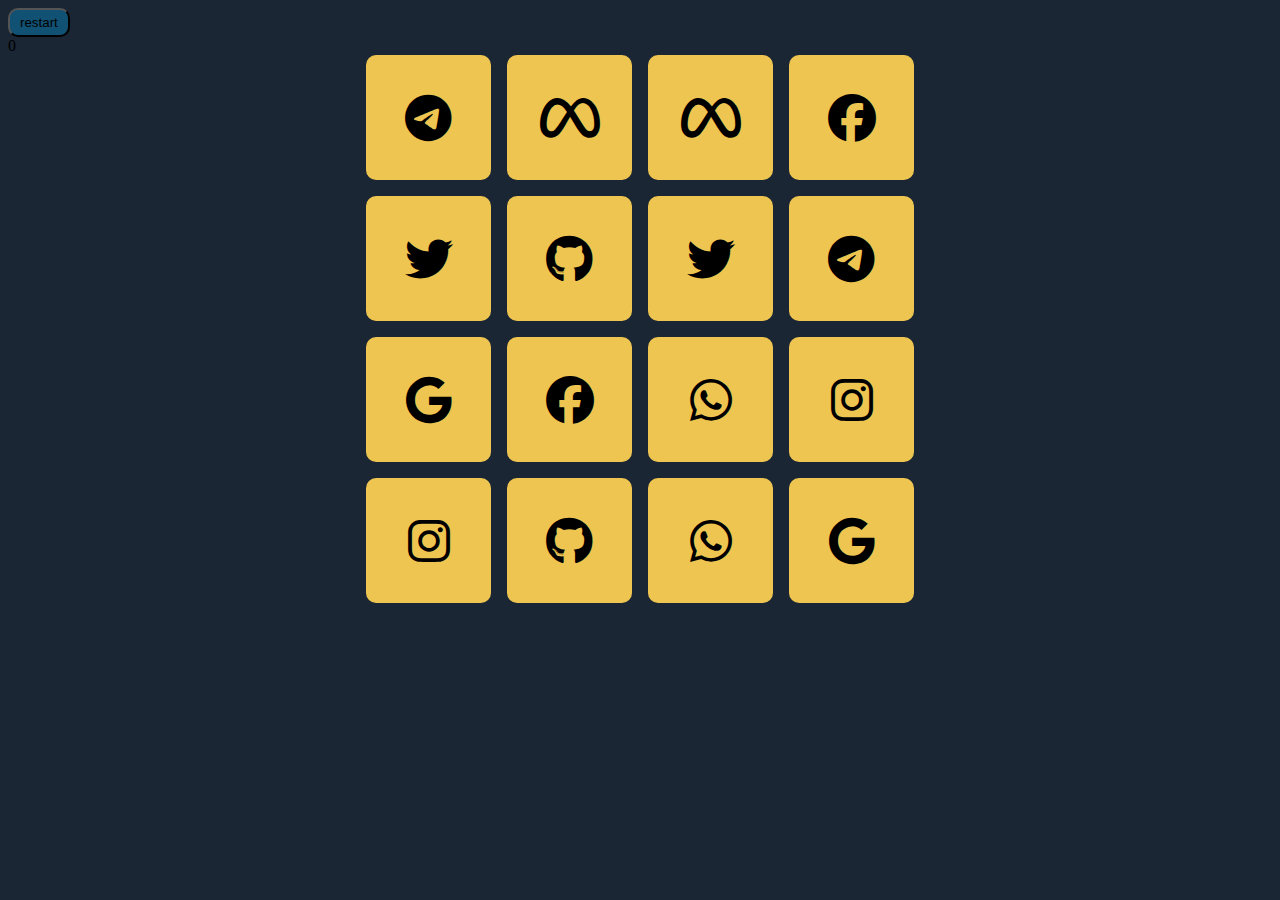
<file: game.html>
<!DOCTYPE html>
<html lang="en">

<head>

    <meta charset="UTF-8">
    <meta name="viewport" content="width=device-width, initial-scale=1.0">
    <title>Document</title>
    <link rel="stylesheet" href="style7.css">
    <link rel="stylesheet" href="./assets/fontawesome-free-6.6.0-web/css/all.css">
    <script src="main.js" defer></script>
</head>

<body>
    <button id="refresh" style="background-color: #115173;padding: 5px 10px;border-radius: 10px;" type="button"onclick="reload()">restart</button>
    <div class="timer">
        <span id="timer">0</span>
    </div>
    <div class="allin">
        <div class="box-items"><i class="fab fa-twitter"></i></div>
        <div class="box-items"><i class="fab fa-twitter"></i></div>
        <div class="box-items"><i class="fab fa-meta"></i></div>
        <div class="box-items"><i class="fab fa-meta"></i></div>
        <div class="box-items"><i class="fab fa-telegram"></i></div>
        <div class="box-items"><i class="fab fa-telegram"></i></div>
        <div class="box-items"><i class="fab fa-github"></i></div>
        <div class="box-items"><i class="fab fa-github"></i></div>
        <div class="box-items"><i class="fab fa-google"></i></div>
        <div class="box-items"><i class="fab fa-google"></i></div>
        <div class="box-items"><i class="fab fa-instagram"></i></div>
        <div class="box-items"><i class="fab fa-instagram"></i></div>
        <div class="box-items"><i class="fab fa-whatsapp"></i></div>
        <div class="box-items"><i class="fab fa-whatsapp"></i></div>
        <div class="box-items"><i class="fab fa-facebook"></i></div>
        <div class="box-items"><i class="fab fa-facebook"></i></div>
    </div>
</body>

</html>
</file>
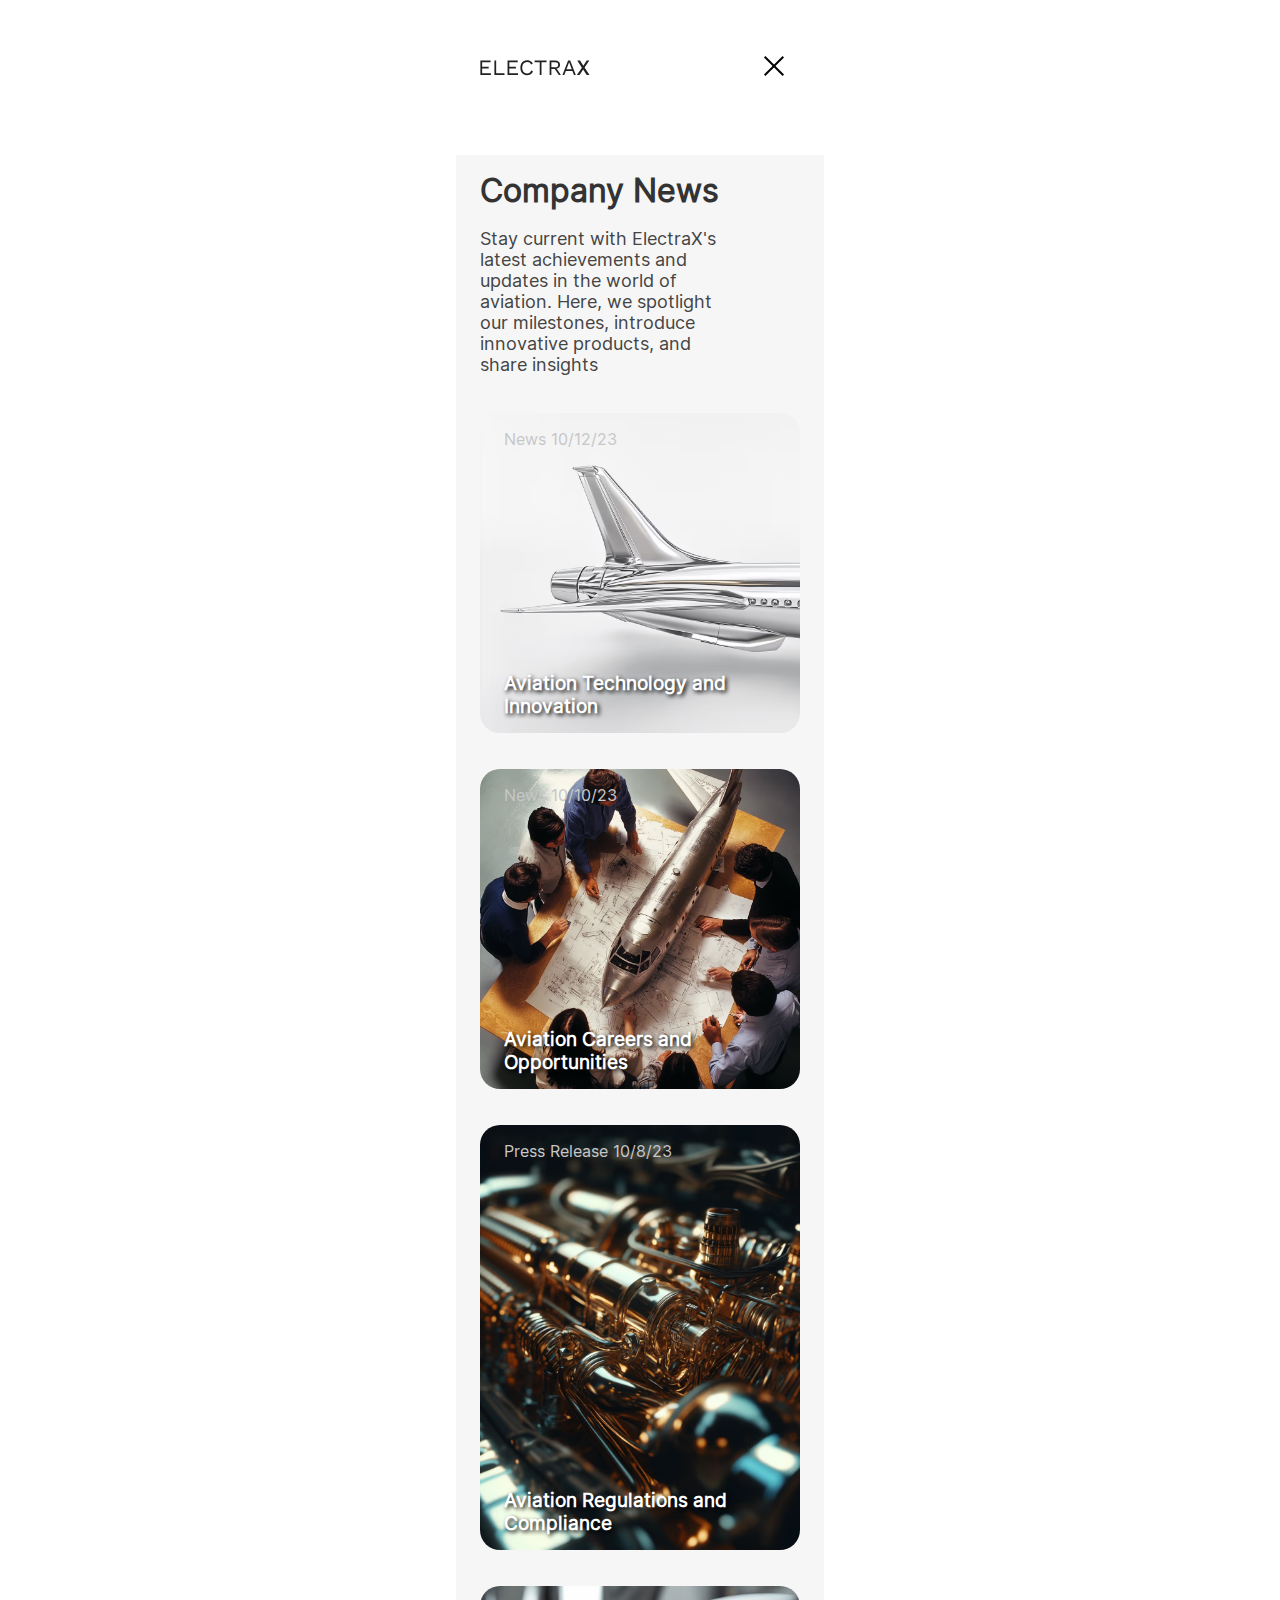
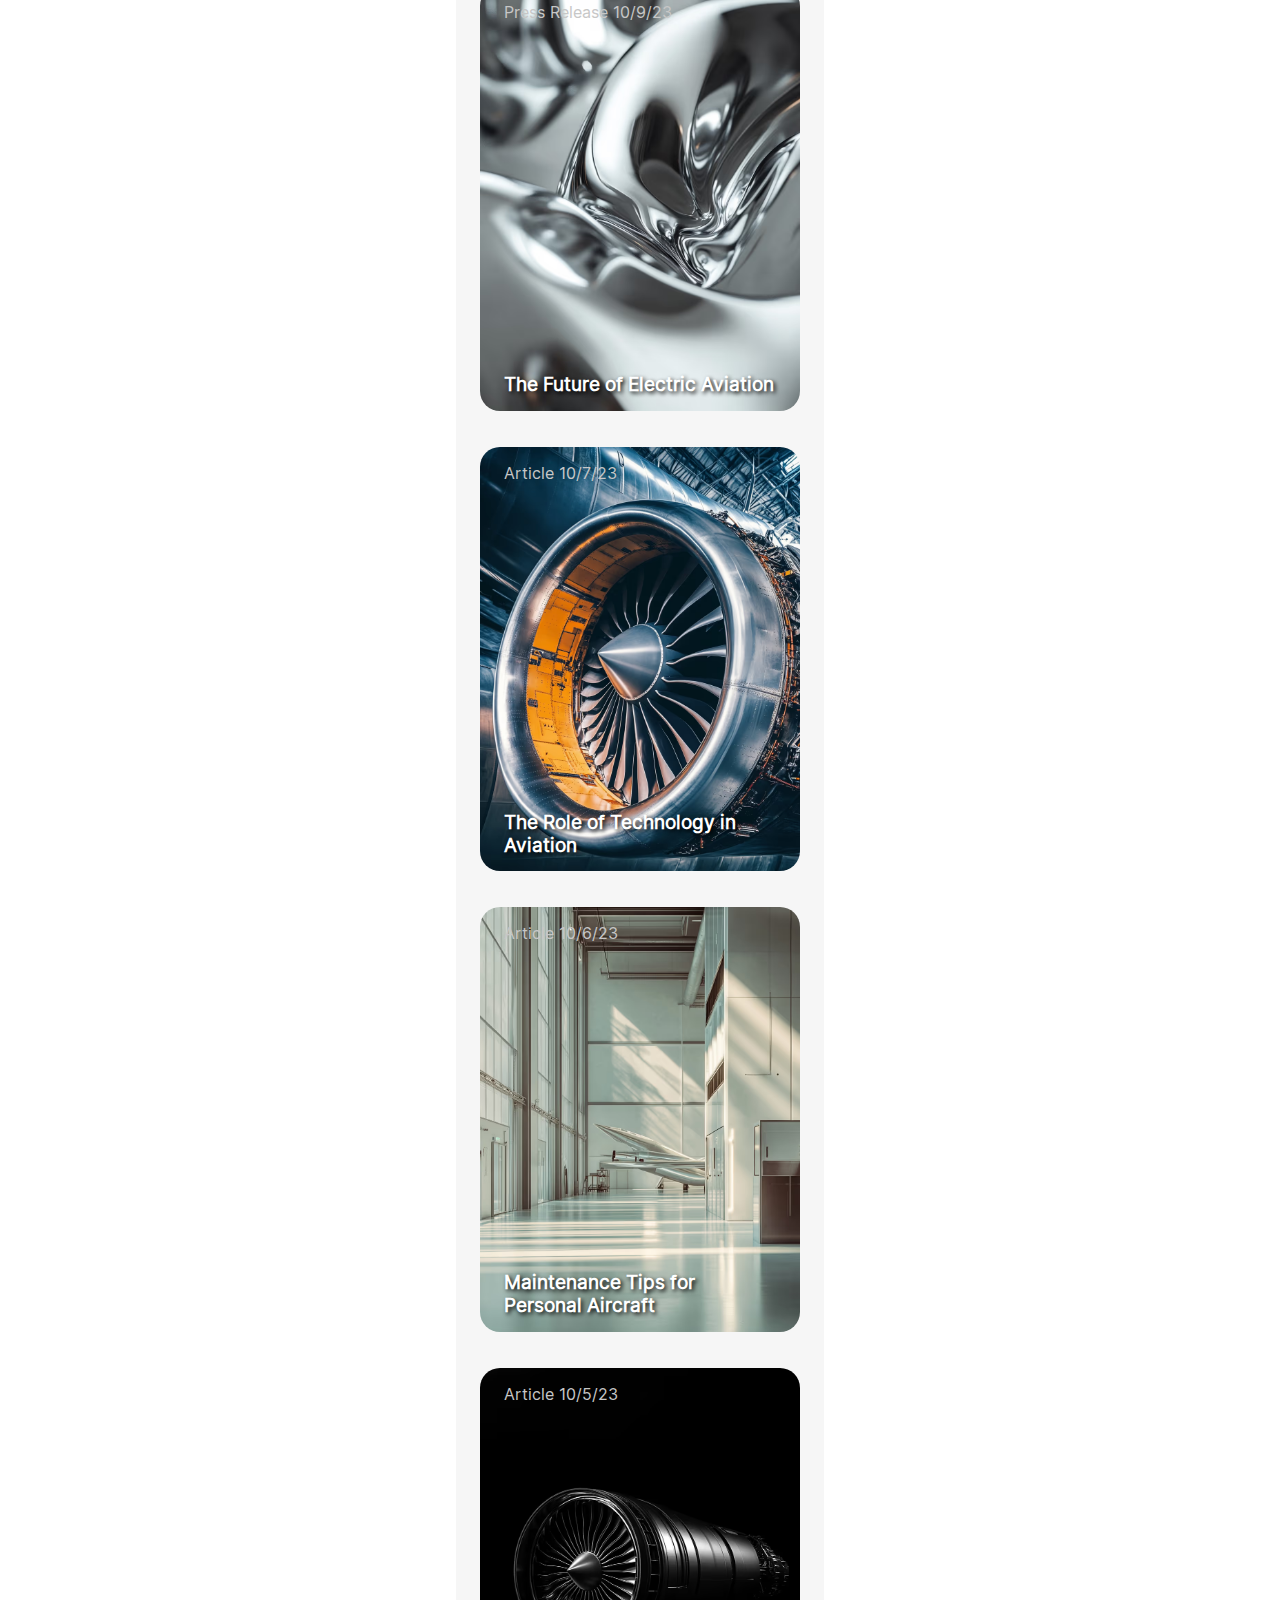
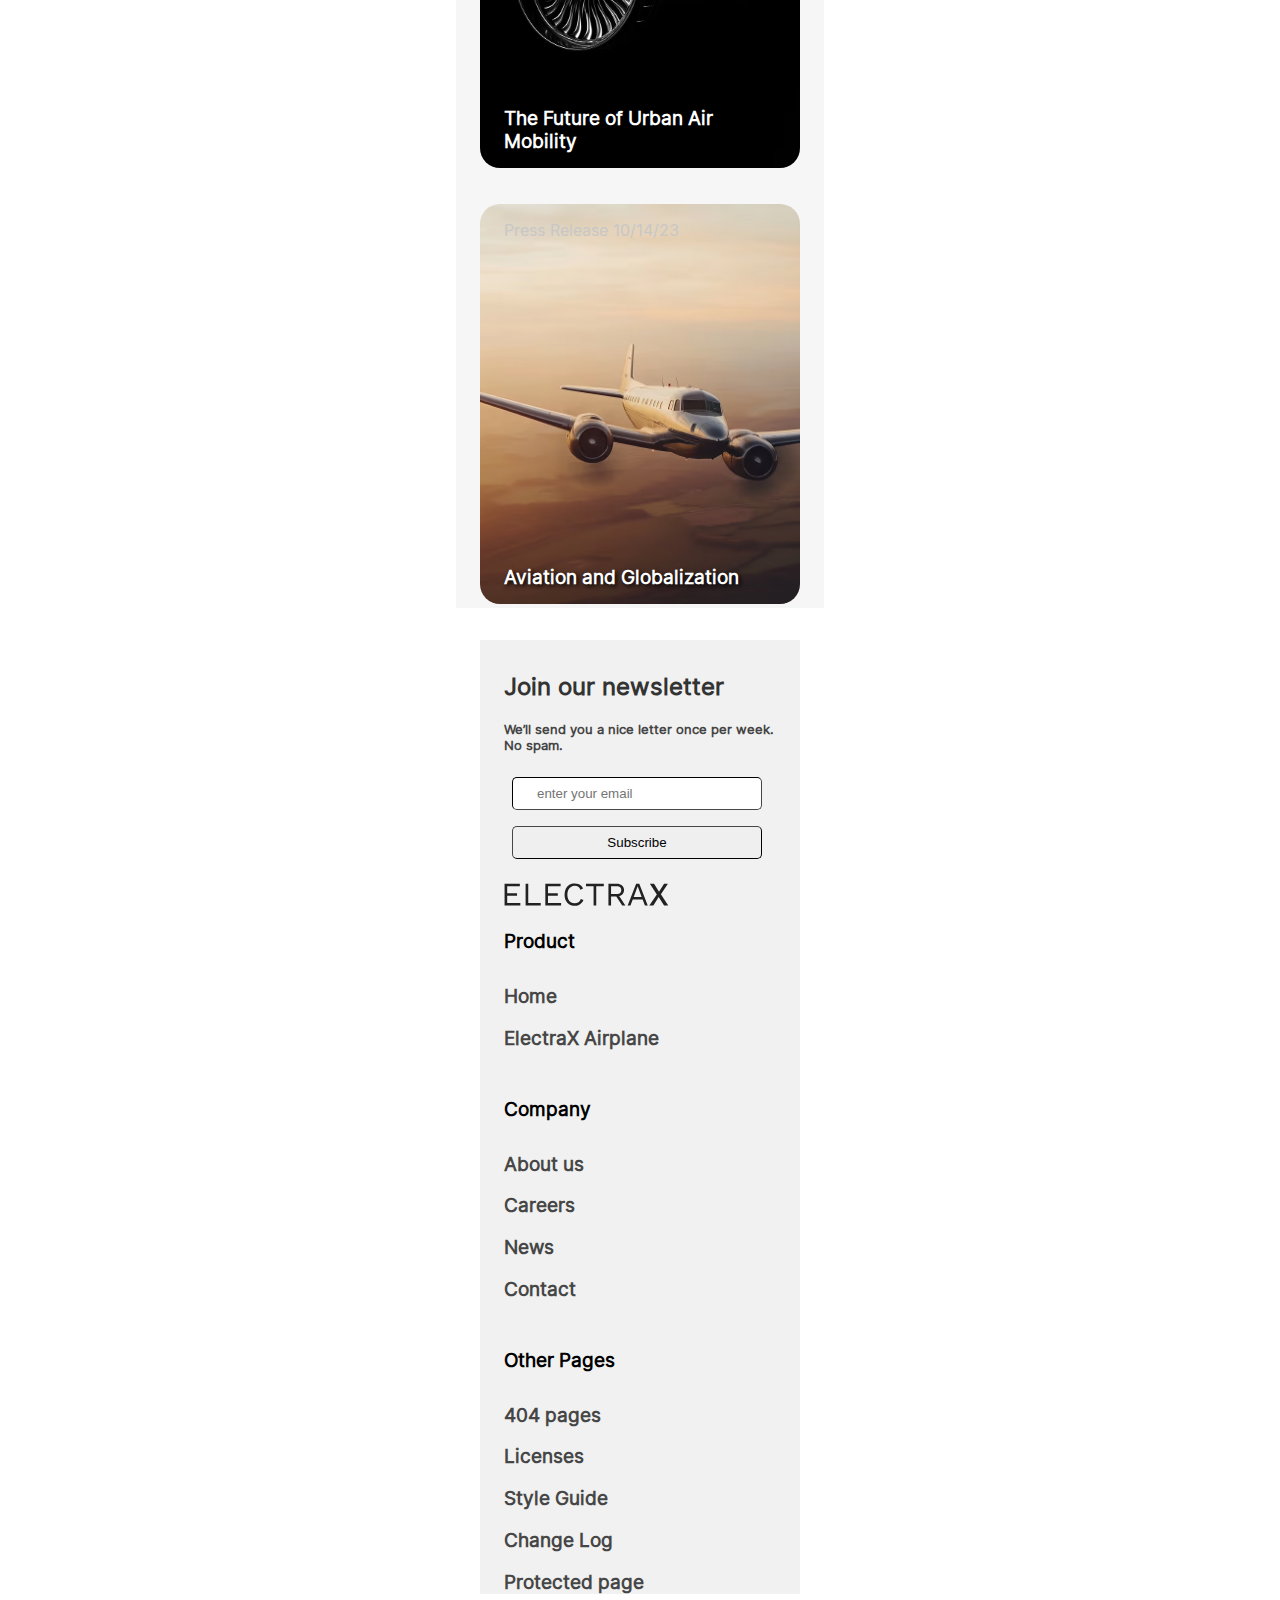
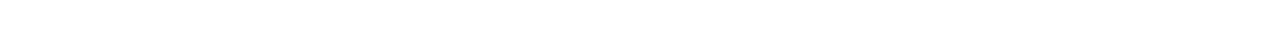
<file: news.html>
<!DOCTYPE html>
<html lang="en">

<head>
    <meta charset="UTF-8">
    <meta name="viewport" content="width=device-width, initial-scale=1.0">
    <title>ELECTRA X</title>
    <link rel="stylesheet" href="style3.css">
</head>

<body>
    <nav class="navbar">
        <img src="./assets/images/670033cb2ea0b817b77c608f_ElectraX Logo.svg" alt="" class="logo">
        <div class="dropdown">
            <img class="dropbtn" src="./assets/images/nav.svg" alt="">
            <div class="dropdown-content">
                <a href="./electrax.html">electra x</a>
                <a href="#">about</a>
                <a href="#">careers</a>
                <a href="#">news</a>
                <a href="./contact.html">contact</a>
            </div>
        </div>
        <div class="med">
            <a href="./electrax.html">electra x</a>
            <div>about</div>
            <div>careers</div>
            <div>news</div>
            <a href="./contact.html">contact</a>
        </div>
    </nav>
    <main class="mainbar">
        <div class="yek">
            <h2 class="redefinder">Company News</h2>
            <p class="def">Stay current with ElectraX's latest achievements and updates in the world of aviation. Here,
                we
                spotlight our milestones, introduce innovative products, and share insights</p>
        </div>
        <br>
        <div class="carrt">
            <div class="card">
                <img class="q" src="./assets/images/card2.avif" alt="">
                <h3 class="qqq">Aviation Technology and Innovation</h3>
                <p class="qq">News 10/12/23</p>
            </div>
            <div class="card">
                <img class="q" src="./assets/images/card3.avif" alt="">
                <h3 class="qqq">Aviation Careers and Opportunities</h3>
                <p class="qq">News
                    10/10/23</p>
            </div>
            <div class="card">
                <img class="q" src="./assets/images/card5.avif" alt="">
                <h3 class="qqq">Aviation Regulations and Compliance</h3>
                <p class="qq">Press Release
                    10/8/23</p>
            </div>
            <div class="card">
                <img class="q" src="./assets/images/card6.avif" alt="">
                <h3 class="qqq">The Future of Electric Aviation</h3>
                <p class="qq">Press Release
                    10/9/23</p>
            </div>
            <div class="card">
                <img class="q" src="./assets/images/card7.avif" alt="">
                <h3 class="qqq">The Role of Technology in Aviation</h3>
                <p class="qq">Article
                    10/7/23</p>
            </div>
            <div class="card">
                <img class="q" src="./assets/images/card8.avif" alt="">
                <h3 class="qqq">Maintenance Tips for Personal Aircraft</h3>
                <p class="qq">Article
                    10/6/23</p>
            </div>
            <div class="card">
                <img class="q" src="./assets/images/card10.avif" height="400px" alt="">
                <h3 class="qqq">The Future of Urban Air Mobility</h3>
                <p class="qq">Article
                    10/5/23</p>
            </div>
            <div class="card">
                <img class="q" src="./assets/images/sunset 1.avif" height="400px" alt="">
                <h3 class="qqq">Aviation and Globalization</h3>
                <p class="qq">Press Release
                    10/14/23</p>
            </div>
        </div>
    </main>
    <footer class="footer">
        <div class="fle">
            <div>
                <h2 class="text">Join our newsletter</h2>
                <h2 class="we">We’ll send you a nice letter once per week. No spam.</h2>
            </div>
            <div style="margin-top: 5%;">
                <input class="searchbox" type="text" placeholder="enter your email">
                <button class="sub">Subscribe</button>
            </div>
        </div>
        <img src="./assets/images/670033cb2ea0b817b77c608f_ElectraX Logo.svg" alt="" class="logos">
        <h3 class="top">Product</h3>
        <h3 class="dwn">Home</h3>
        <h3 class="dwn1">ElectraX Airplane</h3>
        <h3 class="top">Company</h3>
        <h3 class="dwn">About us</h3>
        <h3 class="dwn">Careers</h3>
        <h3 class="dwn">News</h3>
        <h3 class="dwn1">Contact</h3>
        <h3 class="top">Other Pages</h3>
        <h3 class="dwn">404 pages</h3>
        <h3 class="dwn">Licenses</h3>
        <h3 class="dwn">Style Guide</h3>
        <h3 class="dwn">Change Log</h3>
        <h3 class="dwn1">Protected page</h3>
    </footer>
</body>

</html>
</file>
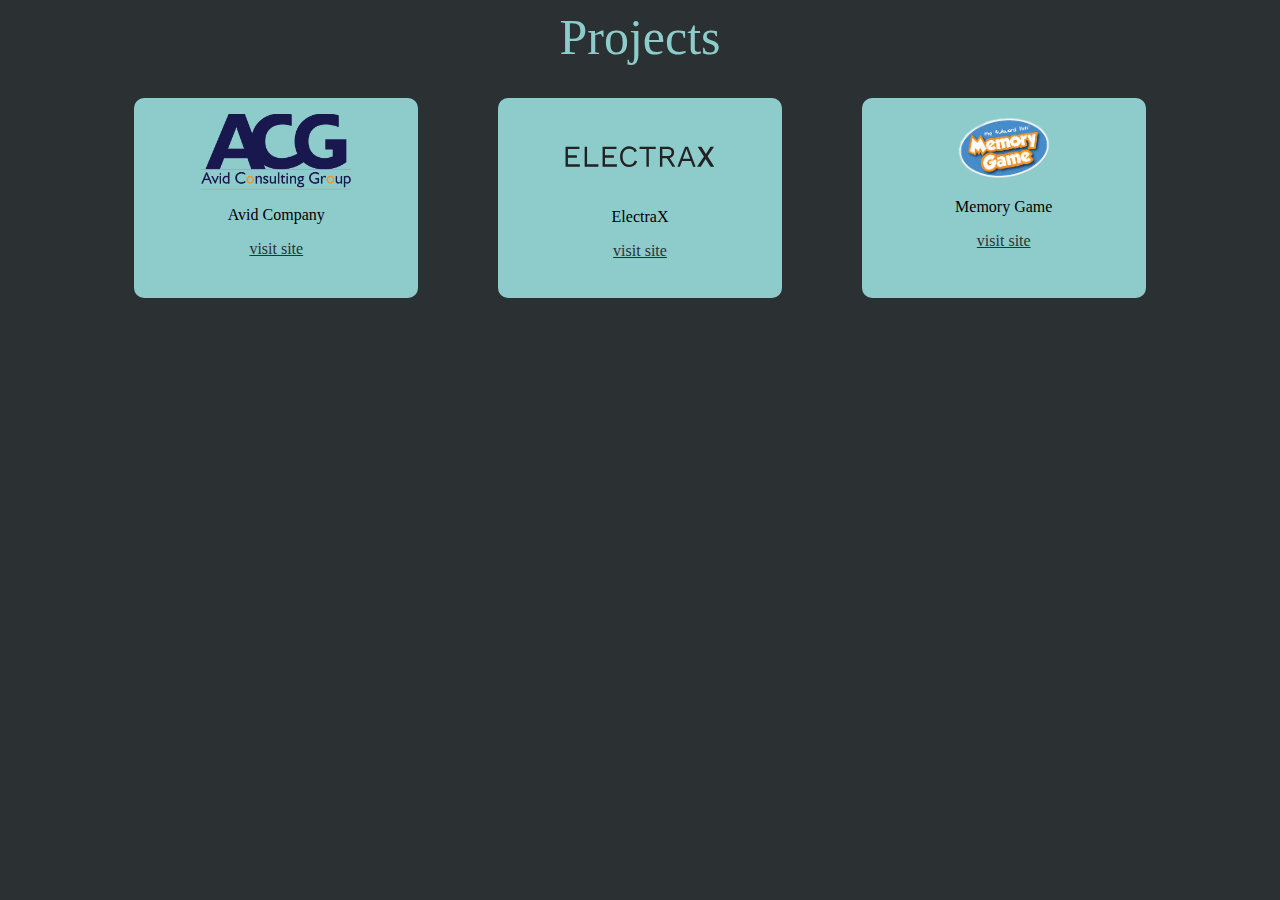
<file: project.html>
<!DOCTYPE html>
<html lang="en">
<head>
    <meta charset="UTF-8">
    <meta name="viewport" content="width=device-width, initial-scale=1.0">
    <title>project</title>
    <link rel="stylesheet" href="style6.css">
    <link rel="shortcut icon" href="./assets/images/logo.jpg" type="image/x-icon">
</head>
<body>
    <div class="proj">Projects</div>
    <div class="all">
        <div class="card">
            <img class="img" src="./assets/images/Avidcg-Logo3.png" width="150px" alt="avidlogo">
            <div class="coname">Avid Company</div>
            <a class="link" href="https://avidcg.ir">visit site</a>
        </div>
        <div class="card">
            <img class="img1" src="./assets/images/670033cb2ea0b817b77c608f_ElectraX Logo.svg" width="150px" alt="avidlogo">
            <div class="coname1">ElectraX</div>
            <a class="link" href="./electrax.html">visit site</a>
        </div>
        <div class="card">
            <img class="img" src="./assets/images/Remove-bg.ai_1735032524497.png" width="150px" alt="avidlogo">
            <div class="coname">Memory Game</div>
            <a class="link" href="./game.html">visit site</a>
        </div>
    </div>
</body>
</html>
</file>
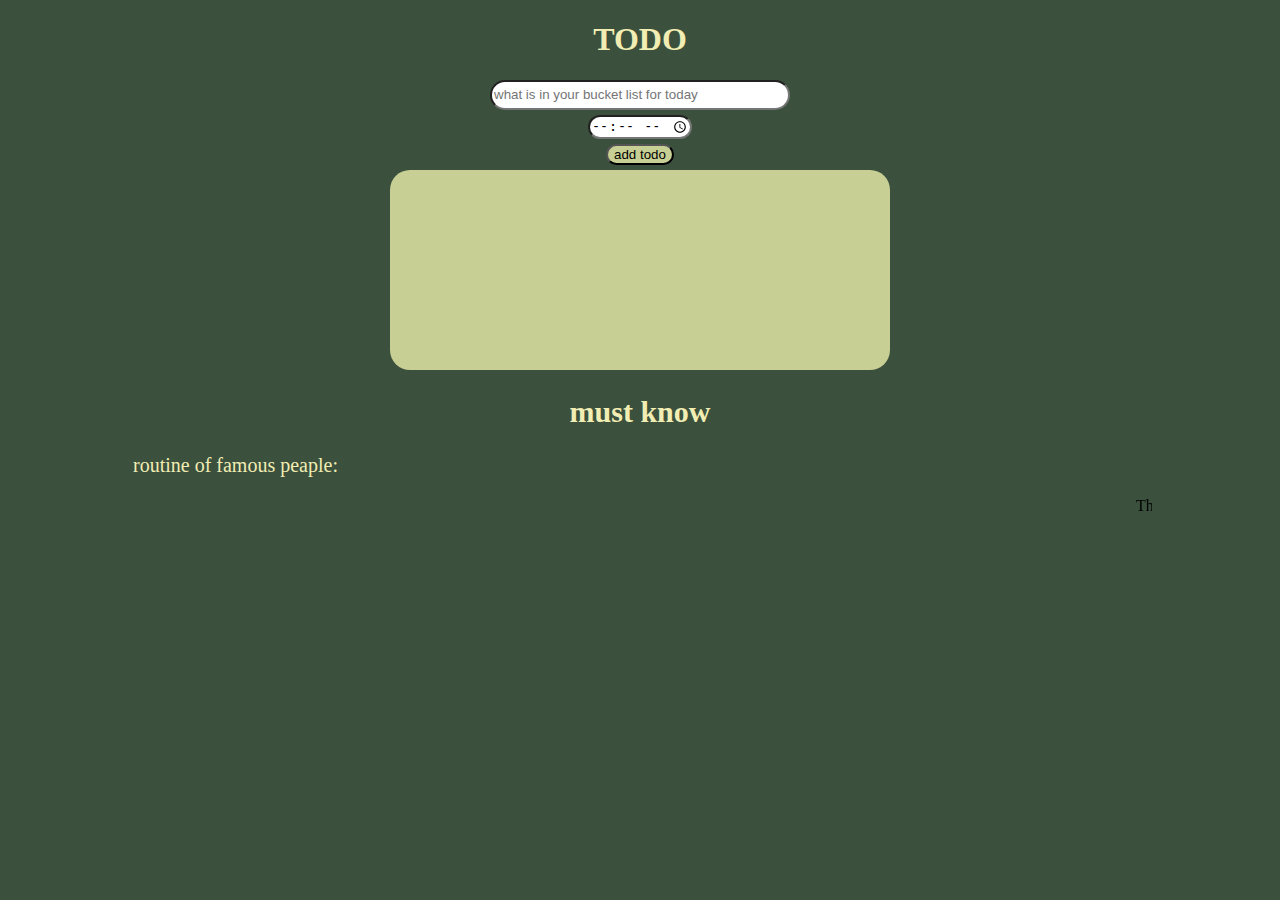
<file: Todo.html>
<!DOCTYPE html>
<html lang="en">

<head>
    <meta charset="UTF-8">
    <meta http-equiv="X-UA-Compatible" content="IE=edge">
    <meta name="viewport" content="width=device-width, initial-scale=1.0">
    <title>Todo</title>
    <script src="main2.js" defer></script>
    <link rel="stylesheet" href="style8.css">
    <link rel="shortcut icon" href="./assets/images/todo-logo.png" type="image/x-icon">
</head>

<body>
    <h1 class="title">TODO</h1>

    <div class="alll">

        <input  type="text" id="todo-input" style="color:#3b503d;border-radius: 20px;width: 300px; height: 30px;margin-bottom: 5px;" value="" placeholder="what is in your bucket list for today">
        <input style="border-radius: 20px;margin-bottom: 5px;" type="time" id="timeInput">
        <button style="border-radius: 20px;background-color: #c8cf94;margin-bottom: 5px;" onclick="handleAddTodo()" id="submit-button ">add todo</button>
        <div class="part">
            <ul id="root">

            </ul>
        </div>
    </div>
    <div class="left">
        <h2 class="news">must know</h2>
        <div class="most">routine of famous peaple:</div>
        <marquee class="marq" width="100%" scrollamount="2" direction="left" height="auto">
            The Queen of England wakes up every morning at 7:30 a.m.
            Although she doesn't leave her room before 8:30 a.m., the Queen makes sure to start the day with early
            morning news and a cup of tea.
            After taking a bath, Queen Elizabeth enjoys a light breakfast at 8:30 a.m.
            Traditionally, as soon as she hears the sound of bagpipes coming from the terrace (at 9 a.m. sharp), the
            Queen starts her work for the day.
            Busy from the early morning, Queen Elizabeth begins her workday by reading newspapers and dealing with the
            famous ‘'red box'' (containing important paperwork).
            After two busy hours, the Queen greets foreign dignitaries at 11 a.m.
            When the meetings are over, she takes a lunch break at 12:30 p.m.
            The Queen's afternoons are usually busy with wrapping up the day's work and meeting with the Prime Minister.
            She usually moves away from her desk at 4:30 p.m., right in time for tea.
            Dinner time is always at 7:30 p.m.
            Before going to bed at 11 p.m., Queen Elizabeth never skips watching popular TV shows and writing at least a
            page in her diary.
            During his presidency, Obama usually woke up at 7 a.m.
            Immediately after waking up, he spent 45 minutes doing cardio and weight lifting exercises.
            Then, before heading to the Oval Office, he'd make sure to have breakfast with his family.
            While at the Oval Office, he would focus on his work from 9 a.m. to 6:30 p.m.
            After getting back home, the former president never missed the opportunity to have dinner with his family
            and put his kids to sleep at 8:30 p.m. sharp.
            Then, he would make the most out of his evenings by going over the next day's briefing materials, before
            going to bed at 12:30 a.m. or later.
            He usually gets up as early as 5 a.m.
            Almost immediately after waking up, he tends to meditate and go for a run.
            He finishes his morning routine either by taking an ice-cold bath or by sitting in his barrel sauna.
            At 7:30 a.m., Jack Dorsey usually takes a long walk to work. Instead of commuting to the office, he chooses
            to spend an hour and a half walking so that he can either listen to a podcast or simply think.
            From 9 a.m., Dorsey gets to focus solely on his work.
            At 6:30 p.m. he usually eats his dinner, which is his only meal for the day.
            While he was still in charge of two distinct companies, Dorsey remained in control of his otherwise chaotic
            work schedule by organizing his days according to a theme:

        </marquee>

    </div>
</body>

</html>
</file>
<file: style.css>
.navbar{
    max-width: 320px;
    margin-left: auto;
    margin-right: auto;
    background-color:#ffffff;
    width: 100%;
    height: auto;
    display: flex;
    justify-content: space-between;
    padding-top: 2rem;
    padding-bottom: 2rem;
}
.mainbar{
    max-width: 320px;
    margin-left: auto;
    margin-right: auto;
    background-color: #f6f6f6;
    width: 100%;
    height: 100%;
    padding-left: 1.5rem;
    padding-right: 1.5rem;
}
.logo{
   
}
.redefinder{
    width: 100px;
    font-size: xx-large;
    margin-bottom: 1rem;
    padding-top: 1rem;
}
.def{
    width: 250px;
}
.first{
    color: black;
    margin-top: 1.5rem;
}
.plan1{
    width: 100%;
    height: 100%;
    margin-top: 1.5rem;

}
.def2{
    width: 200px;
    padding-top: 6rem ;
    color: #464646;
    font-size: large;
}
.aer{
    width: 100px;
    font-size: xx-large;
}
.def3{
    font-size: large;
}
.second{
    color: black;
}
.back{
    background-image: url(./assets/images/backplane.avif);
    background-repeat: no-repeat;
    background-size: cover;
    background-position: -100px;
    width: 325px;
    height: 600px;
    margin-top: 1.5rem;
    border-radius: 20px;
}
.cut{
    width: 200px;
    font-size: xx-large;
    padding: .5rem .5rem;
}
.whit{
    background-color: #ffffff;
    width: 100px;
    height: 190px;
    margin-left: 9%;
    margin-top: 50%;
    width: 270px;
    height: 320px;
    border-radius: 20px;
}
.advance{
    padding-left: 7%;
    padding-top: 5%;
}
.def4{
    padding-left: 7%;
    width: 150px;
    color: #464646;
    font-size: large;
    padding-bottom: 10px;
}
.card{
    margin-top: 50px;
    background-color: #f6f6f6;
}
.engine{
    width: 100%;
    height: 100%;
    border-radius: 20px;
}
.mat{
    padding-left: 9%;
}
.def5{
    width: 250px;
    padding-left: 9%;
    color: #464646;
}
.black{
    width: 100%;
    height: 100%;
    border-radius: 20px;   
}
.card2{
    margin-top: 50px;
    background-color: #f6f6f6;
}
</file>
<file: style7.css>
body{
    background-color: #1a2634;
}
i.fab{
    font-size: 3rem;
}
div.box-items {
    display: flex;
    justify-content: center;
    align-items: center;
    aspect-ratio: 1/1;
    background-color: #eec550;
    height: 125px;
    border-radius: 10px;
}
.hidden > i{
    display: none !important ;
    
}
.freeze{
    pointer-events: none;
}
.matched{
    pointer-events: none;
    background-color: green !important;
}
.allin{
    display: grid;
    grid-template-columns:repeat(4 ,auto);
    gap: 1rem;
    max-width: max-content;
    margin-left: auto;
    margin-right: auto;
}
@media (max-width:600px) {
    div.box-items{
        height: 85px;
        
    }
    .allin{
        margin-top: 10%;
    }
}
@media (max-width:400px) {
    div.box-items{
        height: 50px;
        
    }
    .allin{
        margin-top: 35%;
    }
}
</file>
<file: style3.css>
@font-face {
    font-family: wofff;
    src: url(./assets/font/Inter-Regular.47e70f6ff0.woff2);
}

body{
    font-family: wofff;
}

.navbar {
    max-width: 320px;
    margin-left: auto;
    margin-right: auto;
    background-color: #ffffff;
    width: 100%;
    height: auto;
    display: flex;
    justify-content: space-between;
    padding-top: 2rem;
    padding-bottom: 2rem;
}
.dropbtn {
    background-color: #ffffff;
    color: white;
    padding: 16px;
    font-size: 16px;
    border: none;
}

.dropdown {
    position: relative;
    display: inline-block;
}

.dropdown-content {
    display: none;
    position: absolute;
    background-color: #f1f1f1;
    min-width: 160px;
    width: 100%;
    box-shadow: 0px 8px 16px 0px rgba(0, 0, 0, 0.2);
    z-index: 1;
}

.dropdown-content a {
    color: black;
    padding: 12px 16px;
    text-decoration: none;
    display: block;
}

.dropdown-content a:hover {
    background-color: #ddd;
}

.dropdown:hover .dropdown-content {
    display: block;
}

.dropdown:hover .dropbtn {
    background-color: #ffffff;
}
.med{
    display: none;
}
.mainbar {
    max-width: 320px;
    margin-left: auto;
    margin-right: auto;
    background-color: #f6f6f6;
    width: 100%;
    height: 100%;
    padding-left: 1.5rem;
    padding-right: 1.5rem;
}
.redefinder {
    width: 300px;
    font-size: xx-large;
    margin-bottom: 1rem;
    padding-top: 1rem;
    color: #333333;
}

.def {
    width: 250px;
    font-size: large;
    color: #444444;
}
.card{
    position: relative;
    margin-bottom: 2rem;
}
.q{
    width: 100%;
    border-radius: 20px;
    object-fit: cover;
}
.qq{
    position: absolute;
    top: 0;
    padding-left: 1.5rem;
    padding-right: 1.5rem;
    color: #c7c7c7;
    
}
.qqq{
    position: absolute;
    bottom: 0;
    padding-left: 1.5rem;
    padding-right: 1.5rem;
    color: #ffffff;
    text-shadow: 2px 2px 4px black
}
footer{
    max-width: 320px;
    margin-left: auto;
    margin-right: auto;
    background-color: #f1f1f1;
}
.text{
    padding-top: 2rem;
    padding-left: 1.5rem;
    padding-right: 1.5rem;
    color: #333333;
    margin-top: 0;
}
.we{
    font-size: small;
    padding-left: 1.5rem;
    padding-right: 1.5rem;
    color: #444444;
}
.searchbox {
    border-radius: 5px;
    width: 200px;
    margin: .5rem 2rem;
    padding: .5rem 1rem;
    border-width: 1px;
    border-color: #464646;
    padding-left: 1.5rem;
    padding-right: 1.5rem;
}

.sub {
    width: 250px;
    margin: .5rem 2rem;
    padding: .5rem 1rem;
    border-radius: 5px;
    border-width: 1px;
    border-color: #464646;
    padding-left: 1.5rem;
    padding-right: 1.5rem;
}
.logos {
    padding-left: 1.5rem;
    padding-right: 1.5rem;
    width: 165px;
    margin-top: 1rem;
}
.top {
    padding-left: 1.5rem;
    padding-right: 1.5rem;
    margin-bottom: 2rem;
    cursor: pointer;
}

.dwn {
    padding-left: 1.5rem;
    padding-right: 1.5rem;
    color: #464646;
    cursor: pointer;
}

.dwn1 {
    padding-left: 1.5rem;
    padding-right: 1.5rem;
    color: #464646;
    margin-bottom: 3rem;
    cursor: pointer;
}
</file>
<file: style6.css>
body{
    background-color: #2b3032;
}
.proj{
    display: flex;
    align-items: center;
    color: #8ecccc;
    justify-content: center;
    font-size: 50px;
    font-family: cursive;
}
.card{
    background-color: #8ecccc;
    width: 300px;
    height: 200px;
    margin-top: 2rem;
    border-radius: 10px;
    display: flex;
    flex-direction: column;
    align-items: center;
}
.all{
    display: flex;
    flex-direction: row;
    justify-content: space-between;
    gap: 5rem;
    max-width: 1280px;
    width: 80%;
    margin-left: auto;
    margin-right: auto;
}
.img{
    margin-top: 1rem;
}
.coname{
    margin-top: 1rem;
    font-family: cursive;
}
.link{
    margin-top: 1rem;
    color: #2b3032;
}
.card:hover{
    opacity: 50%;
    transform: translateY(-10px);
    transition: 1s;
    
}
.img1{
    margin-top: 3rem;
}
.coname1{
    margin-top: 2.5rem;
    font-family: cursive;
}
@media (max-width:500px) {
    .all{
        flex-direction: column;
        margin-left: 20px;
    }
    
}
</file>
<file: style8.css>
body{
    margin-left: auto;
    margin-right: auto;
    width: 80%;
    background-color: #3b503d;
}
.right{
    display: flex;
    align-items: start;
    flex-direction: column;
    width: 200px;
    height: 365px;
    top: 10%;
    position: absolute;
}
.in{
    font-size: x-large;
    padding: 5px 30px;
    color: #c8cf94;
}
.in:hover{
    transform: translatex(-10px);
    font-size: 30px;
}
.imgg{
    display: grid;
    place-content: center;
    width: 150px;
}
.cot{
    padding: 5px;
    margin: 5px 50px;
}

.hr{
    color: red;
    width: 180px;
}
*{
    box-sizing: border-box;
}
.title{
    font-size: xx-large;
    color: #f1edb3;
    display: flex;
    justify-content: center;
    
}
.dark {
    background-color: rgb(0, 1, 24);
    color: white;
    
}

.light {
    background-color: white;
    color: black;
}

.news{
    display: flex;
    align-items: center;
    justify-content: center;
    color:#f1edb3;
    font-size: 30px;
    position: static;
}
.most{
    font-size: 20px;
    padding-left: 5px;
    color: #f1edb3;
}
.marq{
    margin-top: 20px;
}
.alll{
    
    display: flex;
    align-items: center;
    justify-content: center;
    flex-direction: column;
    
}
#submit-button{
    margin-top: 25px;
}
.body{
    max-width: 1280px;
    width: 80%;
    margin-left: auto;
    margin-right: auto;
}
.part{
    background-color: #c8cf94;
    width: 500px;
    height: 200px;
    border-radius: 20px;
    overflow-y: scroll;
}
</file>
